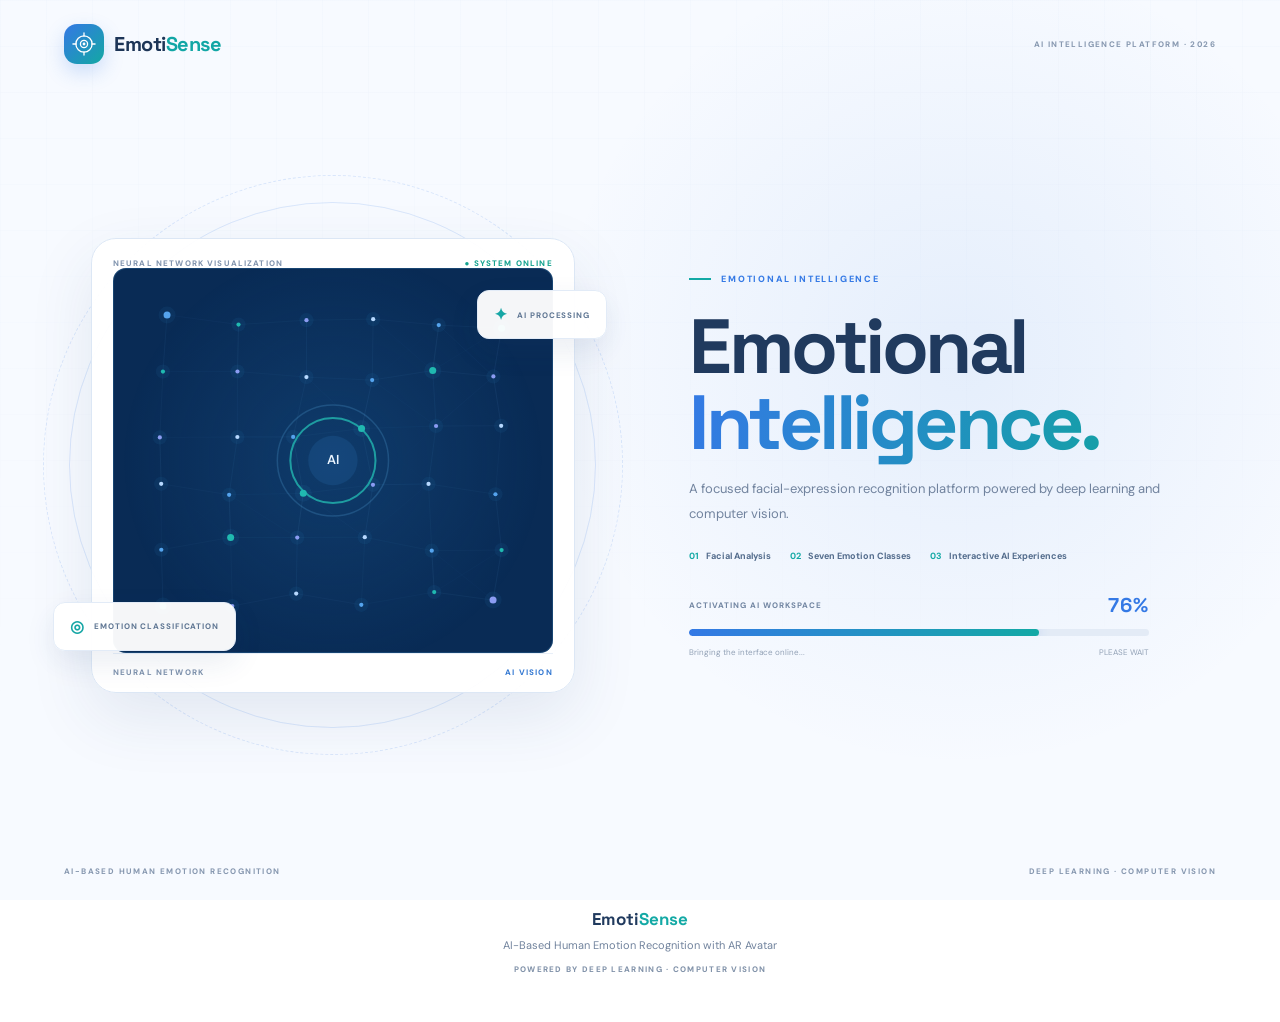
<file: frontend/index.html>
<!DOCTYPE html>
<html lang="en">
<head>
  <meta charset="UTF-8">
  <meta name="viewport" content="width=device-width, initial-scale=1.0">
  <meta name="theme-color" content="#f5f8ff">
  <meta name="description" content="EmotiSense — Emotional Intelligence powered by deep learning and computer vision">
  <title>EmotiSense | Emotional Intelligence</title>
  <link rel="preconnect" href="https://fonts.googleapis.com">
  <link rel="preconnect" href="https://fonts.gstatic.com" crossorigin>
  <link href="https://fonts.googleapis.com/css2?family=DM+Sans:wght@400;500;600;700&family=Space+Grotesk:wght@400;500;600;700&display=swap" rel="stylesheet">
  <link rel="stylesheet" href="css/style.css">
  <script src="js/app.js" defer></script>
</head>
<body>
<section class="launch-screen" id="emotion3DIntro" aria-label="EmotiSense startup animation">
  <div class="launch-top">
    <a class="brand" href="#"><span class="brand-mark" aria-hidden="true">
        <svg viewBox="0 0 40 40" role="img" aria-label="">
          <circle cx="20" cy="20" r="12.5" fill="none" stroke="currentColor" stroke-width="2"/>
          <circle cx="20" cy="20" r="5.5" fill="none" stroke="currentColor" stroke-width="2"/>
          <path d="M20 3v5M20 32v5M3 20h5M32 20h5" stroke="currentColor" stroke-width="2" stroke-linecap="round"/>
          <circle cx="20" cy="20" r="2.2" fill="#fff"/>
        </svg>
      </span><span class="brand-name">Emoti<span>Sense</span></span></a>
    <span class="launch-edition">AI INTELLIGENCE PLATFORM · 2026</span>
  </div>
  <div class="launch-content">
    <div class="launch-visual">
      <div class="signal-orbit signal-orbit-a"></div>
      <div class="signal-orbit signal-orbit-b"></div>
      <div class="signal-card">
        <div class="signal-card-head"><span>NEURAL NETWORK VISUALIZATION</span><span class="live-dot">● SYSTEM ONLINE</span></div>
        <canvas id="networkCanvas" aria-label="Abstract animated neural network visualization"></canvas>
        <div class="signal-card-foot"><span>NEURAL NETWORK</span><span>AI VISION</span></div>
      </div>
      <div class="signal-chip signal-chip-one"><span>✦</span> AI PROCESSING</div>
      <div class="signal-chip signal-chip-two"><span>◎</span> EMOTION CLASSIFICATION</div>
    </div>
    <div class="launch-copy">
      <div class="launch-eyebrow"><span></span> EMOTIONAL INTELLIGENCE</div>
      <h1>Emotional<br><span>Intelligence.</span></h1>
      <p>A focused facial-expression recognition platform powered by deep learning and computer vision.</p>
      <div class="launch-features"><div><b>01</b> Facial Analysis</div><div><b>02</b> Seven Emotion Classes</div><div><b>03</b> Interactive AI Experiences</div></div>
      <div class="launch-loader">
        <div class="loader-heading"><span id="launchStatus">PREPARING EXPERIENCE</span><strong id="launchPercent">01%</strong></div>
        <div class="loader-track"><div id="launchProgress"></div></div>
        <div class="loader-footer"><span id="launchMessage">Building the visual experience...</span><span>PLEASE WAIT</span></div>
      </div>
    </div>
  </div>
  <div class="launch-bottom"><span>AI-BASED HUMAN EMOTION RECOGNITION</span><span>DEEP LEARNING · COMPUTER VISION</span></div>
</section>

<div class="app-shell">
<header class="topbar">
  <a class="brand" href="#" aria-label="EmotiSense home"><span class="brand-mark" aria-hidden="true">
        <svg viewBox="0 0 40 40" role="img" aria-label="">
          <circle cx="20" cy="20" r="12.5" fill="none" stroke="currentColor" stroke-width="2"/>
          <circle cx="20" cy="20" r="5.5" fill="none" stroke="currentColor" stroke-width="2"/>
          <path d="M20 3v5M20 32v5M3 20h5M32 20h5" stroke="currentColor" stroke-width="2" stroke-linecap="round"/>
          <circle cx="20" cy="20" r="2.2" fill="#fff"/>
        </svg>
      </span><span class="brand-name">Emoti<span>Sense</span></span><span class="brand-divider"></span><span class="brand-product">INTELLIGENCE PLATFORM</span></a>
  <nav class="main-navigation" aria-label="Main navigation">
    <button class="nav-link active" data-page="overview">Overview</button>
    <button class="nav-link" data-page="live-analysis">Live Analysis</button>
    <button class="nav-link" data-page="goals">Goals</button>
    <button class="nav-link" data-page="technology">Technology</button>
    <button class="nav-link" data-page="team">Team</button>
    <button class="nav-link" data-page="contact">Contact</button>
  </nav>
  <div class="topbar-right"><span class="system-indicator"><i class="status-dot"></i><span id="systemStatus">System ready</span></span><span class="version-tag">CUSTOM CNN · V1.0</span></div>
</header>

<main class="main-content">
  <section class="page-view active" id="page-overview" data-view="overview">
            <!-- HERO SECTION -->
            <section class="hero" id="overview">

                <div class="eyebrow">
                    <span></span>
                    COMPUTER VISION · DEEP LEARNING
                </div>

                <div class="hero-content">

                    <div>

                        <h1>
                            Human Emotion<br>
                            <span>Recognition System</span>
                        </h1>

                        <p>
                            An intelligent facial expression analysis platform
                            powered by a custom convolutional neural network
                            and real-time computer vision.
                        </p>

                    </div>

                    <div class="hero-side">

                        <div class="hero-orbit">
                            <span>AI</span>
                            <i></i>
                            <b></b>
                        </div>

                        <div class="hero-side-label">
                            REAL-TIME<br>
                            FACIAL ANALYTICS
                        </div>

                    </div>

                </div>

            </section>
<div class="overview-intro-band">
      <div class="overview-band-icon" aria-hidden="true">
        <svg viewBox="0 0 48 48" width="38" height="38" aria-hidden="true">
          <circle cx="24" cy="24" r="15" fill="none" stroke="currentColor" stroke-width="1.8"/>
          <circle cx="24" cy="24" r="7" fill="none" stroke="currentColor" stroke-width="1.8"/>
          <path d="M24 3v7M24 38v7M3 24h7M38 24h7M9 9l5 5M34 34l5 5M39 9l-5 5M14 34l-5 5" stroke="currentColor" stroke-width="1.8" stroke-linecap="round"/>
        </svg>
      </div>
      <div class="overview-band-copy">
        <span class="section-kicker">PROJECT OVERVIEW</span>
        <h2>Understand facial expressions with AI</h2>
        <p>EmotiSense analyses a facial image or live camera frame and estimates one of seven expression classes using a trained Custom CNN.</p>
      </div>
      <div class="overview-band-stat"><strong>07</strong><span>Expression classes</span></div>
      <div class="overview-band-stat"><strong>CNN</strong><span>Recognition model</span></div>
    </div>
    <div class="overview-grid overview-grid-compact">
      <article class="info-card overview-feature">
        <span class="section-kicker">01 / WORKFLOW</span>
        <h2>From image to insight</h2>
        <ol class="overview-steps">
          <li><b>01</b><span><strong>Capture</strong> — upload an image or use the webcam.</span></li>
          <li><b>02</b><span><strong>Analyse</strong> — detect and prepare the face.</span></li>
          <li><b>03</b><span><strong>Predict</strong> — the CNN estimates seven expression classes.</span></li>
          <li><b>04</b><span><strong>Review</strong> — view confidence and class probabilities.</span></li>
        </ol>
      </article>
      <article class="info-card overview-feature">
        <span class="section-kicker">02 / TECHNOLOGY</span>
        <h2>Built with computer vision and deep learning</h2>
        <p>Python, TensorFlow/Keras, FastAPI and OpenCV power the recognition workflow. MediaPipe provides the optional live facial-landmark overlay. Unity and Blender support the wider AR-avatar direction.</p>
        <div class="highlight-pills"><span>Custom CNN</span><span>FER2013</span><span>FastAPI</span><span>OpenCV</span><span>MediaPipe</span><span>Unity · Blender</span></div>
      </article>
    </div>
    <p class="overview-note overview-disclaimer">Predictions describe visual expression patterns only. They are not a measure of a person's actual feelings or mental state.</p>
  </section>

  <section class="page-view" id="page-live-analysis" data-view="live-analysis">
    <div class="page-heading"><span class="section-kicker">01 / INTERACTIVE WORKSPACE</span><h1>Live <span>Analysis</span></h1><p>Upload a facial image or activate your webcam to run an emotion prediction with the connected model.</p></div>
<!-- SESSION METRICS -->
            <section class="metric-grid" aria-label="Session metrics">

                <article class="metric-card">

                    <div class="metric-top">
                        <span>SESSION STATUS</span>
                        <span class="metric-icon">◉</span>
                    </div>

                    <div class="metric-value" id="sessionState">
                        Standby
                    </div>

                    <div class="metric-foot">
                        <span class="tiny-dot"></span>
                        <span id="sessionHint">Waiting for input</span>
                    </div>

                </article>


                <article class="metric-card">

                    <div class="metric-top">
                        <span>FRAMES ANALYSED</span>
                        <span class="metric-icon">▦</span>
                    </div>

                    <div class="metric-value" id="framesAnalyzed">
                        0
                    </div>

                    <div class="metric-foot">
                        Current camera session
                    </div>

                </article>


                <article class="metric-card">

                    <div class="metric-top">
                        <span>SESSION DURATION</span>
                        <span class="metric-icon">◷</span>
                    </div>

                    <div class="metric-value" id="sessionDuration">
                        00:00
                    </div>

                    <div class="metric-foot">
                        Live analysis time
                    </div>

                </article>


                <article class="metric-card">

                    <div class="metric-top">
                        <span>FACE TRACKING</span>
                        <span class="metric-icon">◎</span>
                    </div>

                    <div class="metric-value small-value" id="trackingState">
                        Inactive
                    </div>

                    <div class="metric-foot" id="trackingHint">
                        Scanner on standby
                    </div>

                </article>

            </section>
            <!-- MAIN WORKSPACE -->
            <section class="workspace" id="workspace">

                <!-- INPUT PANEL -->
                <article class="panel analysis-panel">

                    <div class="panel-heading">

                        <div class="heading-copy">

                            <div class="section-kicker">
                                01 / INPUT SOURCE
                            </div>

                            <h2>Live Analysis Workspace</h2>

                            <p>
                                Provide a facial image or activate the live camera.
                            </p>

                        </div>

                        <span class="heading-symbol">⌘</span>

                    </div>


                    <!-- INPUT TABS -->
                    <div class="tabs" role="tablist">

                        <button class="tab active"
                                id="uploadTab"
                                role="tab"
                                aria-selected="true">

                            <span>▧</span>
                            Image Analysis

                        </button>

                        <button class="tab"
                                id="cameraTab"
                                role="tab"
                                aria-selected="false">

                            <span>◉</span>
                            Live Webcam

                        </button>

                    </div>


                    <!-- IMAGE UPLOAD SECTION -->
                    <div id="uploadSection" class="detection-section">

                        <label for="imageInput"
                               class="upload-area"
                               id="uploadArea">

                            <span class="upload-graphic">↑</span>

                            <strong>
                                Upload a facial image
                            </strong>

                            <span class="upload-description">
                                Drag and drop an image here, or browse your device.
                            </span>

                            <span class="upload-button">
                                Choose image
                            </span>

                            <small>
                                JPG · JPEG · PNG · WEBP · MAX 10 MB
                            </small>

                        </label>


                        <input type="file"
                               id="imageInput"
                               accept="image/jpeg,image/png,image/webp"
                               hidden>


                        <div id="previewContainer"
                             class="preview-container hidden">

                            <div class="preview-topline">

                                <span>SELECTED IMAGE</span>

                                <button id="removeImage"
                                        class="text-button">
                                    Remove image ×
                                </button>

                            </div>

                            <img id="imagePreview"
                                 alt="Selected face photograph">

                        </div>


                        <button id="predictButton"
                                class="primary-button"
                                disabled>

                            <span>Analyze emotion</span>
                            <span>→</span>

                        </button>

                    </div>


                    <!-- LIVE CAMERA SECTION -->
                    <div id="cameraSection"
                         class="detection-section hidden">

                        <div class="camera-toolbar">

                            <span class="camera-live-label">
                                <i class="status-dot"></i>
                                LIVE CAMERA FEED
                            </span>

                            <span class="camera-resolution">
                                640 × 480 · FRONT CAMERA
                            </span>

                        </div>


                        <div class="camera-frame">

                            <video id="webcam"
                                   autoplay
                                   playsinline
                                   muted>
                            </video>
<div class="camera-placeholder"
                                 id="cameraPlaceholder">

                                <div class="placeholder-icon">◎</div>

                                <strong>Camera preview</strong>

                                <span>
                                    Start your camera to begin facial analysis
                                </span>

                            </div>


                            <div class="camera-corner corner-tl"></div>
                            <div class="camera-corner corner-tr"></div>
                            <div class="camera-corner corner-bl"></div>
                            <div class="camera-corner corner-br"></div>


                            <div class="camera-overlay-label">
                                <i></i>
                                LIVE CAMERA
                            </div>


                            <div class="camera-bottom-label"
                                 id="overlayStatus">
                                WAITING FOR CAMERA
                            </div>

                        </div>


                        <!-- CAMERA CONTROLS -->
                        <div class="camera-controls">

                            <button id="startCamera"
                                    class="primary-button">

                                <span>Start camera</span>
                                <span>→</span>

                            </button>

                            <button id="stopCamera"
                                    class="secondary-button"
                                    disabled>

                                Stop camera

                            </button>

                        </div>


                        <div class="camera-status-line">

                            <span class="status-pulse"></span>

                            <span id="cameraStatus">
                                Camera is currently stopped.
                            </span>

                        </div>


                        <canvas id="captureCanvas" hidden></canvas>

                    </div>


                    <!-- ERROR AND LOADING MESSAGES -->
                    <div id="errorMessage"
                         class="error-message hidden"
                         role="alert">
                    </div>


                    <div id="loadingMessage"
                         class="loading-message hidden">

                        <span class="spinner"></span>
                        Analysing facial expression...

                    </div>


                    <div class="workspace-note">

                        <span class="note-icon">ⓘ</span>

                        <p>
                            Position your face in good lighting and look
                            towards the camera for more consistent results.
                        </p>

                    </div>

                </article>


                <!-- RESULTS PANEL -->
                <article class="panel results-panel">

                    <div class="panel-heading">

                        <div class="heading-copy">

                            <div class="section-kicker">
                                02 / MODEL OUTPUT
                            </div>

                            <h2>Emotion Intelligence</h2>

                            <p>
                                Classification results from the trained CNN model.
                            </p>

                        </div>

                        <span class="heading-symbol accent-symbol">✧</span>

                    </div>


                    <!-- EMPTY RESULT STATE -->
                    <div id="emptyResult" class="empty-result">

                        <div class="empty-visual">

                            <span>AI</span>
                            <i></i>
                            <b></b>

                        </div>

                        <h3>Awaiting model input</h3>

                        <p>
                            Start a live camera session or upload an image
                            to generate an emotion analysis.
                        </p>

                        <div class="empty-tags">

                            <span>7 EMOTION CLASSES</span>
                            <span>CUSTOM CNN</span>

                        </div>

                    </div>


                    <!-- PREDICTION RESULTS -->
                    <div id="predictionResult" class="hidden">

                        <div class="prediction-card">

                            <div class="prediction-card-top">

                                <span>DETECTED EXPRESSION</span>

                                <span class="live-result-tag">
                                    MODEL OUTPUT
                                </span>

                            </div>


                            <div class="emotion-display">

                                <span id="emotionEmoji"
                                      class="emotion-emoji">
                                    😐
                                </span>

                                <div class="emotion-copy">

                                    <h2 id="emotionName">
                                        Neutral
                                    </h2>

                                    <p id="confidenceText">
                                        0% confidence
                                    </p>

                                </div>

                            </div>


                            <div class="confidence-meta">

                                <span>CONFIDENCE SCORE</span>

                                <strong id="confidenceValue">
                                    0%
                                </strong>

                            </div>


                            <div class="confidence-track">

                                <div id="confidenceBar"
                                     class="confidence-fill">
                                </div>

                            </div>

                        </div>


                        <!-- PROBABILITY DISTRIBUTION -->
                        <div class="probability-section">

                            <div class="subsection-heading">

                                <div>

                                    <span class="section-kicker">
                                        CLASS DISTRIBUTION
                                    </span>

                                    <h3>Emotion probabilities</h3>

                                </div>

                                <span class="distribution-badge">
                                    7 CLASSES
                                </span>

                            </div>

                            <div id="probabilityBars"></div>

                        </div>


                        <!-- FACE INFORMATION -->
                        <div class="face-info">

                            <div class="subsection-heading">

                                <div>

                                    <span class="section-kicker">
                                        COMPUTER VISION
                                    </span>

                                    <h3>Face detection details</h3>

                                </div>

                                <span class="face-detected-tag"
                                      id="faceDetectedTag">
                                    ● DETECTED
                                </span>

                            </div>

                            <p id="faceCoordinates">
                                No face information available.
                            </p>

                        </div>

                    </div>

                </article>

            </section>



    <div class="disclaimer"><span>ⓘ</span><p>Emotion predictions are model-based estimates from facial expressions. They should not be treated as definitive measurements of a person's internal emotional state.</p></div>
  </section>

  <section class="page-view" id="page-goals" data-view="goals">
    <div class="page-heading"><span class="section-kicker">02 / PROJECT DIRECTION</span><h1>Goals &amp; <span>Vision</span></h1><p>The purpose, intended outcomes and future direction of the AI-Based Human Emotion Recognition with AR Avatar project.</p></div>
    <div class="cards-grid">
      <article class="info-card"><div class="card-icon">◎</div><span class="section-kicker">01 / CORE OBJECTIVE</span><h2>Recognize facial expressions</h2><p>Build a deep-learning system that classifies facial images into seven expression categories: angry, disgust, fear, happy, neutral, sad and surprise.</p></article>
      <article class="info-card"><div class="card-icon">⌁</div><span class="section-kicker">02 / REAL-TIME EXPERIENCE</span><h2>Interactive analysis</h2><p>Provide image upload and webcam-based analysis with visual feedback, confidence scores and class probability distribution.</p></article>
      <article class="info-card"><div class="card-icon">✧</div><span class="section-kicker">03 / AR AVATAR</span><h2>Connect AI with AR</h2><p>Explore how predicted facial expressions can be represented through an animated avatar and augmented-reality experience.</p></article>
      <article class="info-card"><div class="card-icon">◇</div><span class="section-kicker">04 / LEARNING OUTCOME</span><h2>Integrate technologies</h2><p>Bring together machine learning, computer vision, backend development and 3D/AR tools in a single academic project.</p></article>
    </div>
    <article class="wide-card"><span class="section-kicker">PROJECT VISION</span><h2>From recognition to an interactive experience</h2><p>Develop a connected platform where facial-expression classification can become an input for engaging visual and avatar-based experiences. The project treats model outputs as estimates, not as definitive statements about a person's feelings.</p></article>
  </section>

  <section class="page-view" id="page-technology" data-view="technology">
    <div class="page-heading"><span class="section-kicker">03 / ENGINEERING &amp; IMPLEMENTATION</span><h1>Technology <span>Stack</span></h1><p>Tools and components used in the current emotion-recognition workflow and the planned avatar experience.</p></div>
            <!-- LOWER DASHBOARD SECTIONS -->
            <section class="lower-grid" id="technology">

                <!-- ANALYSIS PIPELINE -->
                <article class="panel process-panel">

                    <div class="lower-heading">

                        <div>

                            <div class="section-kicker">
                                03 / SYSTEM WORKFLOW
                            </div>

                            <h2>Analysis Pipeline</h2>

                        </div>

                        <span class="heading-symbol">⌁</span>

                    </div>


                    <div class="pipeline">

                        <div class="pipeline-step">

                            <div class="pipeline-icon">◎</div>

                            <div>

                                <strong>Face Detection</strong>

                                <p>
                                    OpenCV identifies and extracts the facial region.
                                </p>

                            </div>

                            <span class="step-index">01</span>

                        </div>


                        <div class="pipeline-connector"></div>


                        <div class="pipeline-step">

                            <div class="pipeline-icon">▦</div>

                            <div>

                                <strong>Image Preprocessing</strong>

                                <p>
                                    Face image is resized and normalized for inference.
                                </p>

                            </div>

                            <span class="step-index">02</span>

                        </div>


                        <div class="pipeline-connector"></div>


                        <div class="pipeline-step">

                            <div class="pipeline-icon">⌘</div>

                            <div>

                                <strong>CNN Classification</strong>

                                <p>
                                    Custom CNN estimates seven emotion probabilities.
                                </p>

                            </div>

                            <span class="step-index">03</span>

                        </div>


                        <div class="pipeline-connector"></div>


                        <div class="pipeline-step">

                            <div class="pipeline-icon">✧</div>

                            <div>

                                <strong>Result Visualization</strong>

                                <p>
                                    Prediction and probability distribution are displayed.
                                </p>

                            </div>

                            <span class="step-index">04</span>

                        </div>

                    </div>

                </article>


                <!-- MODEL INFORMATION -->
                <article class="panel model-panel">

                    <div class="lower-heading">

                        <div>

                            <div class="section-kicker">
                                04 / MODEL INFORMATION
                            </div>

                            <h2>System Configuration</h2>

                        </div>

                        <span class="heading-symbol">⚙</span>

                    </div>


                    <div class="config-list">

                        <div>
                            <span>Classification model</span>
                            <strong>Custom CNN</strong>
                        </div>

                        <div>
                            <span>Emotion categories</span>
                            <strong>7 classes</strong>
                        </div>

                        <div>
                            <span>Input image size</span>
                            <strong>48 × 48 px</strong>
                        </div>

                        <div>
                            <span>Face detection</span>
                            <strong>OpenCV</strong>
                        </div>

                        <div>
                            <span>Backend framework</span>
                            <strong>FastAPI</strong>
                        </div>

                        <div>
                            <span>Deep learning</span>
                            <strong>TensorFlow / Keras</strong>
                        </div>

                    </div>


                    <div class="model-footnote">

                        <span class="tiny-dot"></span>

                        Model inference is performed by the connected backend service.

                    </div>

                </article>

            </section>




    <div class="cards-grid tech-extra">
      <article class="info-card"><div class="card-icon">⌘</div><span class="section-kicker">DEEP LEARNING</span><h2>Custom CNN</h2><p>The trained convolutional neural network produces the seven-class emotion probability distribution used by the application.</p></article>
      <article class="info-card"><div class="card-icon">◉</div><span class="section-kicker">COMPUTER VISION</span><h2>OpenCV &amp; MediaPipe</h2><p>OpenCV supports face-region processing. The webcam preview stays unobstructed; face-presence tracking can run independently of the displayed camera image.</p></article>
      <article class="info-card"><div class="card-icon">▣</div><span class="section-kicker">BACKEND</span><h2>FastAPI</h2><p>The frontend sends image input to the backend prediction endpoint and displays the returned classification results.</p></article>
      <article class="info-card"><div class="card-icon">✧</div><span class="section-kicker">3D &amp; AR EXTENSION</span><h2>Unity &amp; Blender</h2><p>Unity is intended for interactive 3D/AR experiences, while Blender can be used to create and prepare avatar models and 3D assets.</p></article>
    </div>
  </section>

  <section class="page-view" id="page-team" data-view="team">
    <div class="page-heading"><span class="section-kicker">04 / PEOPLE BEHIND THE PROJECT</span><h1>Meet the <span>Team</span></h1><p>A collaborative student project focused on AI, deep learning, computer vision and augmented reality.</p></div>
    <div class="team-grid">
      <article class="team-member team-lead"><div class="member-avatar">KG</div><div><span class="member-role">PROJECT LEADER</span><h2>Khadergouse Savanur</h2><p>Project coordination, development and integration.</p></div><span class="lead-chip">TEAM LEAD</span></article>
      <article class="team-member"><div class="member-avatar">MM</div><div><span class="member-role">TEAM MEMBER</span><h2>Maqsood MD</h2><p>Project team member.</p></div></article>
      <article class="team-member"><div class="member-avatar">JK</div><div><span class="member-role">TEAM MEMBER</span><h2>Mohammad Junaid Kotwal</h2><p>Project team member.</p></div></article>
      <article class="team-member"><div class="member-avatar">RG</div><div><span class="member-role">TEAM MEMBER</span><h2>Rayyan G T</h2><p>Project team member.</p></div></article>
      <article class="team-member"><div class="member-avatar">AP</div><div><span class="member-role">TEAM MEMBER</span><h2>Afsankhan Pathan</h2><p>Project team member.</p></div></article>
    </div>
  </section>

  <section class="page-view" id="page-contact" data-view="contact">
    <div class="page-heading"><span class="section-kicker">05 / GET IN TOUCH</span><h1>Contact <span>Us</span></h1><p>For project demonstrations, academic discussions or enquiries, use the contact details below.</p></div>
    <div class="contact-layout">
      <article class="contact-card"><span class="section-kicker">PROJECT ENQUIRIES</span><h2>Let's connect</h2><p>Reach out to the project developer for information about the AI-Based Human Emotion Recognition with AR Avatar project.</p>
        <div class="contact-detail"><span class="contact-icon">♙</span><div><small>NAME</small><strong>Khadergouse Savanur</strong><em>Project Developer</em></div></div>
        <a class="contact-detail contact-action" href="tel:7353625114"><span class="contact-icon">☎</span><div><small>PHONE</small><strong>7353625114</strong><em>Tap to call</em></div></a>
        <a class="contact-detail contact-action" href="mailto:khadergous12@gmail.com"><span class="contact-icon">✉</span><div><small>EMAIL ADDRESS</small><strong>khadergous12@gmail.com</strong><em>Tap to send an email</em></div></a>
      </article>
      <aside class="contact-side contact-note-card">
        <div class="contact-note-icon" aria-hidden="true"><span>✉</span></div>
        <span class="section-kicker">PROJECT ENQUIRIES</span>
        <h2>Have a question?</h2>
        <p>For a project demonstration, technical discussion or academic enquiry, contact the developer using the details on this page.</p>
        <div class="contact-note-points"><span>✓ Project information</span><span>✓ Demonstration enquiries</span><span>✓ Academic discussion</span></div>
      </aside>
    </div>
  </section>

</main>
<footer class="footer">
  <div class="footer-inner">
    <div class="footer-brand">Emoti<span>Sense</span></div>
    <p>AI-Based Human Emotion Recognition with AR Avatar</p>
    <small>POWERED BY DEEP LEARNING · COMPUTER VISION</small>
  </div>
</footer>
</div>
</body>
</html>
</file>
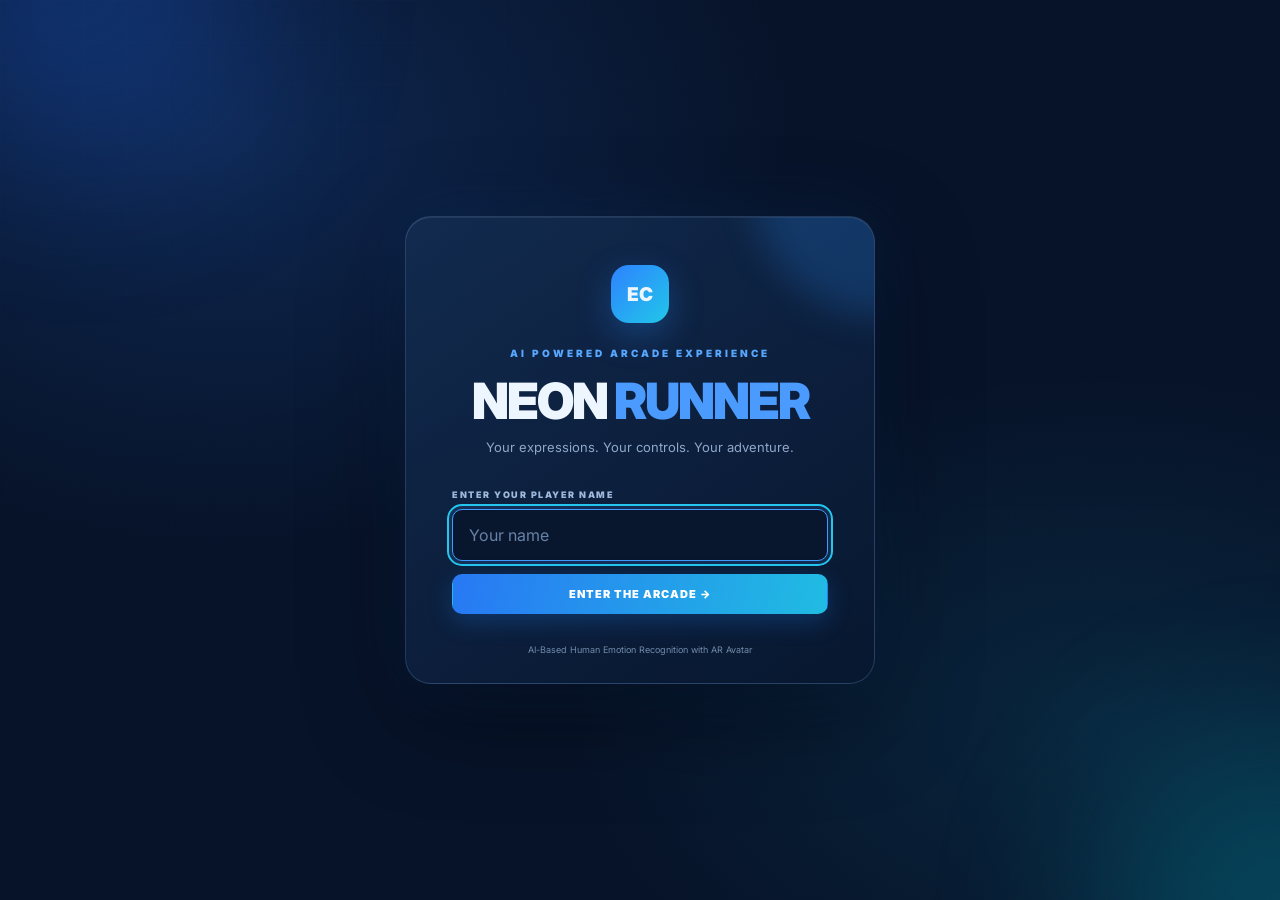
<file: frontend/games/emotion-controller/index.html>
<!DOCTYPE html>
<html lang="en">
<head>
  <meta charset="UTF-8">
  <meta name="viewport" content="width=device-width, initial-scale=1.0">
  <meta name="theme-color" content="#08152d">
  <title>Neon Runner | Emotion Controller</title>
  <link rel="stylesheet" href="style.css">
</head>
<body>
  <div class="ambient ambient-one"></div><div class="ambient ambient-two"></div>

  <!-- WELCOME -->
  <main id="welcomeScreen" class="screen welcome-screen">
    <div class="welcome-card">
      <div class="brand-mark">EC</div>
      <p class="eyebrow">AI POWERED ARCADE EXPERIENCE</p>
      <h1>NEON <span>RUNNER</span></h1>
      <p class="welcome-copy">Your expressions. Your controls. Your adventure.</p>
      <label class="field-label" for="playerName">ENTER YOUR PLAYER NAME</label>
      <input id="playerName" class="name-input" maxlength="18" autocomplete="nickname" placeholder="Your name">
      <button id="enterGameBtn" class="btn btn-primary btn-wide">ENTER THE ARCADE <span>→</span></button>
      <div class="welcome-foot">AI-Based Human Emotion Recognition with AR Avatar</div>
    </div>
  </main>

  <!-- MAIN MENU -->
  <main id="mainMenuScreen" class="screen menu-screen hidden">
    <header class="menu-top">
      <div class="brand">EMOTION<span> CONTROLLER</span></div>
      <div class="player-chip">PLAYER <strong id="menuPlayerName">PLAYER</strong></div>
    </header>
    <section class="menu-content">
      <div class="menu-copy">
        <p class="eyebrow">WELCOME TO THE ARENA</p>
        <h1>Ready to<br><span>run, player?</span></h1>
        <p>Control your runner using real-time facial emotion recognition. Stay expressive, react quickly and beat your best score.</p>
        <div class="menu-highlights">
          <span>✦ 7 facial expressions</span><span>✦ 3 difficulty modes</span><span>✦ Camera-powered controls</span>
        </div>
      </div>
      <nav class="menu-actions" aria-label="Main menu">
        <button id="menuStartBtn" class="menu-action featured"><span class="menu-action-icon">▶</span><span><strong>Start Game</strong><small>Choose a level and begin</small></span><b>→</b></button>
        <button id="menuResumeBtn" class="menu-action" disabled><span class="menu-action-icon">Ⅱ</span><span><strong>Resume</strong><small>Continue your paused run</small></span><b>→</b></button>
        <button id="menuLevelsBtn" class="menu-action"><span class="menu-action-icon">▦</span><span><strong>Levels</strong><small>Choose your starting challenge</small></span><b>→</b></button>
        <button id="menuSettingsBtn" class="menu-action"><span class="menu-action-icon">⚙</span><span><strong>Settings</strong><small>Difficulty and game preferences</small></span><b>→</b></button>
        <a class="menu-action exit-action" href="../../index.html"><span class="menu-action-icon">↗</span><span><strong>Exit</strong><small>Back to Emotion AI dashboard</small></span><b>→</b></a>
      </nav>
    </section>
    <footer class="menu-footer">NEON RUNNER <span>•</span> EMOTION CONTROLLED ARCADE</footer>
  </main>

  <!-- LEVEL SELECT -->
  <main id="levelsScreen" class="screen sub-screen hidden">
    <header class="sub-top"><button class="text-button" data-back-menu>← Main menu</button><div class="brand">SELECT <span>LEVEL</span></div><span class="top-tag">CHOOSE YOUR CHALLENGE</span></header>
    <section class="sub-content">
      <p class="eyebrow">YOUR ADVENTURE STARTS HERE</p>
      <h1>Choose your <span>starting level</span></h1>
      <p class="sub-copy">Higher levels begin with faster obstacles. You can continue progressing as you score points.</p>
      <div class="level-grid">
        <button class="level-card selected" data-level="1"><span class="level-number">01</span><strong>First Steps</strong><small>Warm up and learn the controls</small><em>START HERE</em></button>
        <button class="level-card" data-level="2"><span class="level-number">02</span><strong>Getting Faster</strong><small>A little more speed and pressure</small><em>LEVEL 02</em></button>
        <button class="level-card" data-level="3"><span class="level-number">03</span><strong>Quick Reflexes</strong><small>Sharper timing required</small><em>LEVEL 03</em></button>
        <button class="level-card" data-level="4"><span class="level-number">04</span><strong>Pro Runner</strong><small>Fast obstacles, stay focused</small><em>LEVEL 04</em></button>
        <button class="level-card" data-level="5"><span class="level-number">05</span><strong>Neon Master</strong><small>The ultimate starting challenge</small><em>LEVEL 05</em></button>
      </div>
      <div class="sub-actions"><button id="confirmLevelBtn" class="btn btn-primary">CONTINUE TO GAME →</button></div>
    </section>
  </main>

  <!-- GAME SETTINGS MODAL -->
  <div id="settingsModal" class="modal hidden" role="dialog" aria-modal="true" aria-labelledby="settingsTitle">
    <div class="modal-card">
      <button id="closeSettingsBtn" class="modal-close" aria-label="Close settings">×</button>
      <p class="eyebrow">PERSONALIZE YOUR RUN</p>
      <h2 id="settingsTitle">Game settings</h2>
      <p class="sub-copy">Choose how challenging your run should be.</p>
      <div class="setting-row"><div><strong>Difficulty</strong><small>Obstacle speed and spawn rate</small></div>
        <div class="difficulty-options">
          <button class="difficulty-btn active" data-speed="slow" type="button"><span>🐢</span><strong>Slow</strong><small>Easy</small></button>
          <button class="difficulty-btn" data-speed="medium" type="button"><span>⚡</span><strong>Medium</strong><small>Balanced</small></button>
          <button class="difficulty-btn" data-speed="fast" type="button"><span>🔥</span><strong>Fast</strong><small>Hard</small></button>
        </div>
      </div>
      <button id="settingsDoneBtn" class="btn btn-primary btn-wide">SAVE SETTINGS</button>
    </div>
  </div>

  <!-- GAMEPLAY: FITS THE VIEWPORT -->
  <main id="gameScreen" class="screen game-screen hidden">
    <header class="game-topbar">
      <button id="gameMenuBtn" class="text-button">← Main menu</button>
      <div class="brand">NEON <span>RUNNER</span></div>
      <div class="game-top-right"><span class="player-chip" id="gamePlayerName">PLAYER</span><button id="fullscreenBtn" class="icon-button" title="Toggle fullscreen">⛶</button></div>
    </header>

    <section class="game-hud">
      <div><small>LEVEL</small><strong id="level">01</strong></div>
      <div><small>SCORE</small><strong id="score">0000</strong></div>
      <div><small>LIVES</small><strong id="lives">♥ ♥ ♥</strong></div>
      <div class="hud-message" id="gameMessage">Enable your camera to begin.</div>
      <button id="pauseBtn" class="btn btn-ghost" type="button" disabled>Ⅱ Pause</button>
      <button id="restartBtn" class="btn btn-ghost" type="button">↻ Restart</button>
    </section>

    <section class="play-layout">
      <!-- LEFT: EMOTION GUIDE -->
      <aside class="control-rail">
        <div class="rail-heading"><span class="rail-icon">✦</span><div><strong>EMOTION CONTROLS</strong><small>Make an expression to act</small></div></div>
        <div class="control-list">
          <div class="control-item"><span class="emotion-icon">😊</span><span><b>Happy</b><small>Move right</small></span><kbd>→</kbd></div>
          <div class="control-item"><span class="emotion-icon">😢</span><span><b>Sad</b><small>Move left</small></span><kbd>←</kbd></div>
          <div class="control-item"><span class="emotion-icon">😲</span><span><b>Surprise</b><small>Jump</small></span><kbd>↑</kbd></div>
          <div class="control-item"><span class="emotion-icon">😠</span><span><b>Angry</b><small>Activate shield</small></span><kbd>S</kbd></div>
          <div class="control-item"><span class="emotion-icon">😐</span><span><b>Neutral</b><small>Stay in place</small></span><kbd>•</kbd></div>
          <div class="control-item"><span class="emotion-icon">😨</span><span><b>Fear</b><small>Move left</small></span><kbd>←</kbd></div>
          <div class="control-item"><span class="emotion-icon">🤢</span><span><b>Disgust</b><small>Move right</small></span><kbd>→</kbd></div>
        </div>
        <div class="rail-tip"><strong>💡 Pro tip</strong><p>Hold your expression steadily. The AI checks multiple predictions before changing your control.</p></div>
      </aside>

      <!-- CENTER: GAME CANVAS -->
      <section class="game-stage">
        <div class="stage-label"><span>LIVE GAMEPLAY</span><span class="stage-live"><i></i> READY</span></div>
        <div class="game-canvas-wrap">
          <canvas id="gameCanvas" width="900" height="480"></canvas>
          <div class="game-overlay" id="gameOverlay">
            <div class="overlay-content">
              <div class="overlay-icon">⚡</div>
              <h2 id="overlayTitle">Ready to run?</h2>
              <p id="overlayMessage">Enable your camera, then start your emotion-controlled adventure.</p>
              <button id="startGameBtn" class="btn btn-primary" type="button">START RUN</button>
            </div>
          </div>
        </div>
        <div class="stage-bottom"><span>Use your facial expressions to control the runner</span><span>Keyboard fallback: ← → ↑ / SPACE · S</span></div>
      </section>

      <!-- RIGHT: CAMERA AND LIVE PREDICTION -->
      <aside class="scanner-rail">
        <div class="rail-heading"><span class="rail-icon">◉</span><div><strong>EMOTION SCANNER</strong><small>Live camera analysis</small></div><span class="scanner-indicator" id="scannerIndicator"></span></div>
        <div class="video-wrapper">
          <video id="cameraVideo" autoplay muted playsinline></video>
          <div class="camera-placeholder" id="cameraPlaceholder"><span>◉</span><strong>Camera is off</strong><small>Enable camera to activate AI controls</small></div>
        </div>
        <button id="cameraBtn" class="btn btn-primary btn-wide camera-btn" type="button">ENABLE CAMERA</button>
        <div class="connection-line" id="connectionStatus"><span class="status-dot"></span> Offline</div>
        <div class="detection-block"><small class="section-label">LATEST CNN DETECTION</small><div class="emotion-value" id="emotionValue">Waiting...</div><div class="confidence-track"><div id="confidenceBar"></div></div><small id="confidenceText">0% confidence</small></div>
        <div class="active-block"><small class="section-label">ACTIVE GAME CONTROL</small><div id="activeEmotion">😐 Neutral</div><small id="stabilityText">Waiting for stable predictions</small></div>
      </aside>
    </section>
  </main>

  <script src="game.js"></script>
  <script src="menu.js"></script>
</body>
</html>
</file>
<file: frontend/css/style.css>
/* EmotionAI — polished light interface */
:root{
 --bg:#f4f7fc;--surface:#fff;--surface-soft:#f7faff;--surface-blue:#edf4ff;
 --ink:#183153;--ink-2:#294665;--muted:#6f829d;--muted-2:#8c9bb0;
 --line:#e2eaf5;--blue:#3479e5;--teal:#13a9a5;--purple:#7562df;
 --green:#16a47e;--red:#d9566c;--shadow:0 12px 34px rgba(38,72,120,.07);
 --font:"DM Sans",Arial,sans-serif;--display:"Space Grotesk",Arial,sans-serif;
}
*{box-sizing:border-box;margin:0;padding:0}
html{scroll-behavior:smooth}
body{min-height:100vh;background:radial-gradient(ellipse at 0 0,rgba(108,133,238,.09),transparent 34%),radial-gradient(ellipse at 100% 35%,rgba(19,169,165,.07),transparent 30%),var(--bg);color:var(--ink);font-family:var(--font);overflow-x:hidden}
button,input{font:inherit}button{cursor:pointer}button:disabled{opacity:.48;cursor:not-allowed}
.hidden{display:none!important}
.app-shell{min-height:100vh}
.topbar{position:sticky;top:0;z-index:50;min-height:76px;padding:10px max(3.5%,calc((100% - 1440px)/2));display:grid;grid-template-columns:auto 1fr auto;align-items:center;gap:22px;background:rgba(255,255,255,.94);border-bottom:1px solid var(--line);box-shadow:0 5px 22px rgba(35,67,111,.045);backdrop-filter:blur(18px);transition:box-shadow .25s ease}
.topbar.scrolled{box-shadow:0 8px 26px rgba(35,67,111,.09)}
.brand{display:flex;align-items:center;gap:10px;text-decoration:none;color:var(--ink);white-space:nowrap}
.brand-mark{width:39px;height:39px;display:grid;place-items:center;border-radius:13px;color:#fff;font:700 20px var(--display);background:linear-gradient(135deg,var(--blue),var(--teal));box-shadow:0 7px 17px rgba(52,121,229,.2)}
.brand-name{font:700 20px var(--display);letter-spacing:-.7px}.brand-name span,.footer-brand span{color:var(--teal)}
.brand-divider{width:1px;height:25px;margin:0 4px;background:var(--line)}.brand-product{font-size:8px;font-weight:800;letter-spacing:1.5px;color:var(--muted-2)}
.main-navigation{display:flex;align-items:center;justify-content:center;gap:4px}
.nav-link{position:relative;border:0;border-radius:9px;padding:11px 13px;background:transparent;color:#687d98;font-size:10px;font-weight:700;white-space:nowrap;transition:color .2s,background .2s,transform .2s}
.nav-link:hover{color:#2868c8;background:#f0f5ff}.nav-link.active{color:#2868c8;background:#edf4ff}
.nav-link.active:after{content:"";position:absolute;left:25%;right:25%;bottom:3px;height:2px;border-radius:3px;background:linear-gradient(90deg,var(--blue),var(--teal))}
.topbar-right{display:flex;align-items:center;gap:12px;white-space:nowrap}
.system-indicator{display:flex;align-items:center;gap:8px;color:var(--muted);font-size:10px}
.status-dot,.tiny-dot{display:inline-block;width:7px;height:7px;border-radius:50%;background:var(--green);box-shadow:0 0 0 4px rgba(22,164,126,.1)}
.version-tag{padding:7px 9px;border:1px solid var(--line);border-radius:7px;color:var(--muted-2);font-size:8px;letter-spacing:.8px}
.main-content{width:min(1320px,92%);margin:0 auto;padding-bottom:32px}
.page-view{display:none;min-height:calc(100vh - 160px);padding:42px 0 30px;animation:pageIn .35s ease both}
.page-view.active{display:block}
@keyframes pageIn{from{opacity:0;transform:translateY(8px)}to{opacity:1;transform:translateY(0)}}
.hero{padding:5px 0 27px}
.eyebrow,.section-kicker{color:#3479d2;font-size:9px;font-weight:800;letter-spacing:1.7px}
.eyebrow{display:flex;align-items:center;gap:9px;margin-bottom:15px}.eyebrow span{width:18px;height:2px;background:var(--teal)}
.hero-content{display:flex;align-items:center;justify-content:space-between;gap:30px}
.hero h1,.page-heading h1{font:700 clamp(34px,4vw,52px)/1.08 var(--display);letter-spacing:-2px;color:#1b3456}
.hero h1 span,.page-heading h1 span{background:linear-gradient(95deg,var(--blue),var(--teal));color:transparent;background-clip:text;-webkit-background-clip:text}
.hero p,.page-heading p{max-width:680px;margin-top:13px;color:var(--muted);font-size:12px;line-height:1.8}
.hero-side{display:flex;align-items:center;gap:14px;margin-right:3%}
.hero-orbit{position:relative;width:66px;height:66px;display:grid;place-items:center;border:1px solid #d8e4fa;border-radius:50%;color:var(--teal);font:700 17px var(--display)}
.hero-orbit:before,.hero-orbit:after{content:"";position:absolute;inset:5px;border:1px solid rgba(117,98,223,.25);border-radius:50%;transform:rotate(55deg)}
.hero-orbit:after{transform:rotate(-55deg)}.hero-orbit i,.hero-orbit b{position:absolute;width:6px;height:6px;border-radius:50%;background:var(--teal)}.hero-orbit i{top:4px;right:7px}.hero-orbit b{bottom:5px;left:7px}
.hero-side-label{font-size:8px;line-height:1.8;letter-spacing:1.2px;color:var(--muted-2);font-weight:800}
.metric-grid{display:grid;grid-template-columns:repeat(4,minmax(0,1fr));gap:14px;margin:8px 0 22px}
.metric-card{position:relative;overflow:hidden;padding:17px 18px;border:1px solid var(--line);border-radius:16px;background:var(--surface);box-shadow:var(--shadow);transition:transform .22s,box-shadow .22s,border-color .22s}
.metric-card:before{content:"";position:absolute;left:17px;right:17px;top:0;height:3px;border-radius:0 0 4px 4px;background:linear-gradient(90deg,var(--blue),var(--teal));opacity:.7}
.metric-card:hover{transform:translateY(-3px);border-color:#c9daf1;box-shadow:0 17px 35px rgba(38,72,120,.11)}
.metric-top{display:flex;justify-content:space-between;color:var(--muted-2);font-size:8px;font-weight:800;letter-spacing:1.1px}
.metric-icon{color:#2e8bc1;font-size:14px}.metric-value{margin:13px 0 5px;color:#1d3a60;font:700 24px var(--display)}.metric-value.small-value{font-size:18px}
.metric-foot{display:flex;align-items:center;gap:7px;color:var(--muted-2);font-size:9px}.metric-foot .tiny-dot{width:6px;height:6px;box-shadow:none}
.overview-grid{display:grid;grid-template-columns:1fr 1fr;gap:16px;margin-top:18px}
.info-card,.wide-card{position:relative;padding:23px;border:1px solid var(--line);border-radius:17px;background:#fff;box-shadow:0 9px 27px rgba(38,72,120,.045);transition:transform .22s,box-shadow .22s,border-color .22s}
.info-card:hover,.wide-card:hover{transform:translateY(-3px);border-color:#cbdcf2;box-shadow:0 16px 34px rgba(38,72,120,.09)}
.info-card h2,.wide-card h2{margin:10px 0 8px;color:#203b5e;font:700 18px var(--display)}
.info-card p,.wide-card p{color:var(--muted);font-size:11px;line-height:1.8}
.highlight-pills,.contact-tags{display:flex;flex-wrap:wrap;gap:7px;margin-top:14px}
.highlight-pills span,.contact-tags span{padding:6px 9px;border:1px solid #e1eafa;border-radius:20px;color:#52749b;background:#f7faff;font-size:8px;font-weight:700}
.page-heading{margin-bottom:25px}.page-heading h1{margin-top:9px;font-size:clamp(32px,4vw,46px)}.page-heading p{max-width:760px}
.workspace{display:grid;grid-template-columns:minmax(0,1fr) minmax(0,.94fr);gap:18px;align-items:stretch}
.panel{min-width:0;padding:23px;border:1px solid var(--line);border-radius:18px;background:#fff;box-shadow:var(--shadow)}
.panel-heading{display:flex;justify-content:space-between;align-items:flex-start;gap:15px;margin-bottom:19px}
.heading-copy h2{margin:7px 0 6px;color:#203b5e;font:700 19px var(--display)}.heading-copy p{color:var(--muted);font-size:10px;line-height:1.65}
.heading-symbol{color:#3786d7;font-size:21px}.accent-symbol{color:var(--teal)}
.tabs{display:grid;grid-template-columns:1fr 1fr;gap:4px;margin-bottom:14px;padding:4px;border-radius:10px;background:#eff4fb}
.tab{min-height:37px;border:0;border-radius:7px;color:#71839c;background:transparent;font-size:10px;font-weight:700;transition:.2s}
.tab:hover{color:#2868c8;background:#fff}.tab.active{color:#2868c8;background:#fff;box-shadow:0 2px 8px rgba(35,70,120,.09)}.tab span{margin-right:5px;color:var(--teal)}
.detection-section{display:flex;flex-direction:column;gap:13px}
.upload-area{min-height:200px;display:flex;flex-direction:column;align-items:center;justify-content:center;gap:10px;padding:20px;border:1.5px dashed #bfd1e9;border-radius:14px;background:#f8fbff;text-align:center;cursor:pointer;transition:.22s}
.upload-area:hover,.upload-area.drag-over{border-color:#4389dc;background:#f0f6ff;box-shadow:0 8px 22px rgba(52,121,229,.08)}
.upload-graphic{width:43px;height:43px;display:grid;place-items:center;border-radius:13px;color:#3479e5;background:#e8f1ff;font-size:27px}
.upload-area strong{color:#294665;font-size:12px}.upload-description{color:#7c8da5;font-size:10px}.upload-button{padding:8px 15px;border-radius:8px;color:#fff;background:linear-gradient(100deg,var(--blue),var(--teal));font-size:9px;font-weight:700}.upload-area small{color:#98a5b8;font-size:8px;letter-spacing:.6px}
.preview-container{padding:12px;border:1px solid var(--line);border-radius:12px;background:#f8fbff}.preview-topline{display:flex;justify-content:space-between;align-items:center;margin-bottom:9px;color:var(--muted-2);font-size:8px;font-weight:800;letter-spacing:.8px}.preview-container img{display:block;max-width:100%;max-height:280px;margin:auto;border-radius:8px;object-fit:contain}
.text-button{border:0;color:var(--red);background:transparent;font-size:9px;font-weight:700}
.primary-button,.secondary-button{min-height:42px;display:flex;align-items:center;justify-content:center;gap:10px;padding:10px 15px;border:1px solid transparent;border-radius:10px;font-size:10px;font-weight:700;transition:transform .2s,box-shadow .2s,background .2s}
.primary-button{color:#fff;background:linear-gradient(105deg,#3479e5,#13a9a5);box-shadow:0 7px 17px rgba(52,121,229,.16)}.primary-button:hover:not(:disabled){transform:translateY(-2px);box-shadow:0 11px 23px rgba(52,121,229,.22)}
.secondary-button{color:#49627f;background:#eff4fa;border-color:#dfe8f3}.secondary-button:hover:not(:disabled){background:#e5eef9}
.camera-toolbar{display:flex;justify-content:space-between;gap:10px;align-items:center}.camera-live-label{color:#159d8d;font-size:9px;font-weight:800;letter-spacing:.8px}.camera-resolution{color:var(--muted-2);font-size:8px}
.camera-frame{position:relative;overflow:hidden;aspect-ratio:4/3;border:1px solid #dce7f4;border-radius:14px;background:#edf3fa}
.camera-frame video{display:block;width:100%;height:100%;object-fit:cover;transform:scaleX(-1)}
.face-overlay{position:absolute;inset:0;width:100%;height:100%;pointer-events:none;transform:none!important}
.camera-placeholder{position:absolute;inset:0;display:flex;flex-direction:column;align-items:center;justify-content:center;gap:9px;color:#7589a4;background:linear-gradient(145deg,#f8fbff,#edf3fa);text-align:center}
.placeholder-icon{font-size:35px;color:#338bd2}.camera-placeholder strong{color:#294665;font-size:12px}.camera-placeholder span{font-size:10px}
.camera-corner{position:absolute;width:22px;height:22px;border-color:#1aa9a2;border-style:solid;pointer-events:none}.corner-tl{top:10px;left:10px;border-width:2px 0 0 2px}.corner-tr{top:10px;right:10px;border-width:2px 2px 0 0}.corner-bl{bottom:10px;left:10px;border-width:0 0 2px 2px}.corner-br{bottom:10px;right:10px;border-width:0 2px 2px 0}
.camera-overlay-label,.camera-bottom-label{position:absolute;z-index:2;padding:7px 9px;border-radius:6px;color:#fff;background:rgba(24,49,83,.72);font-size:8px;font-weight:800;letter-spacing:.8px}.camera-overlay-label{top:12px;left:12px}.camera-overlay-label i{display:inline-block;width:6px;height:6px;margin-right:5px;border-radius:50%;background:#36dfb4}.camera-bottom-label{right:12px;bottom:12px}
.camera-controls{display:grid;grid-template-columns:1fr 1fr;gap:9px}.camera-status-line{display:flex;align-items:center;gap:8px;color:var(--muted);font-size:9px}.status-pulse{width:7px;height:7px;border-radius:50%;background:#b5c0ce}
.workspace-note{display:flex;gap:9px;padding:11px 12px;border:1px solid #e3f1f1;border-radius:9px;background:#f3fbfb}.note-icon{color:#169fa1}.workspace-note p{color:#71869b;font-size:9px;line-height:1.6}
.error-message,.loading-message{padding:11px 12px;border-radius:8px;font-size:10px;line-height:1.6}.error-message{color:#b33f54;background:#fff1f3;border:1px solid #f4d8df}.loading-message{display:flex;align-items:center;gap:9px;color:#258a9b;background:#effafa}
.spinner{width:14px;height:14px;border:2px solid #c9e6e5;border-top-color:var(--teal);border-radius:50%;animation:spin .7s linear infinite}@keyframes spin{to{transform:rotate(360deg)}}
.results-panel{min-height:560px}.empty-result{min-height:440px;display:flex;flex-direction:column;align-items:center;justify-content:center;text-align:center;padding:22px}
.empty-visual{position:relative;width:85px;height:85px;display:grid;place-items:center;margin-bottom:20px;border:1px solid #dce8fa;border-radius:50%;color:var(--teal);font:700 19px var(--display);background:#f8fbff}
.empty-visual:before,.empty-visual:after{content:"";position:absolute;inset:5px;border:1px solid rgba(117,98,223,.22);border-radius:50%;transform:rotate(55deg)}.empty-visual:after{transform:rotate(-55deg)}.empty-visual i,.empty-visual b{position:absolute;width:6px;height:6px;border-radius:50%;background:var(--teal)}.empty-visual i{top:5px;right:8px}.empty-visual b{bottom:5px;left:8px}
.empty-result h3{color:#294665;font:700 15px var(--display)}.empty-result p{max-width:290px;margin-top:8px;color:var(--muted);font-size:10px;line-height:1.7}.empty-tags{display:flex;gap:7px;margin-top:15px}.empty-tags span,.distribution-badge{padding:6px 8px;border:1px solid var(--line);border-radius:6px;color:#8494aa;font-size:8px;letter-spacing:.5px}
.prediction-card{padding:17px;border:1px solid #dce8f5;border-radius:14px;background:linear-gradient(120deg,#f3f6ff,#f0fbfa)}
.prediction-card-top{display:flex;justify-content:space-between;gap:10px;color:#687e9a;font-size:8px;font-weight:800;letter-spacing:.8px}.live-result-tag{color:#159e94}
.emotion-display{display:flex;align-items:center;gap:14px;margin:19px 0}.emotion-emoji{width:58px;height:58px;display:grid;place-items:center;border-radius:15px;background:#fff;font-size:32px;box-shadow:0 5px 15px rgba(40,75,120,.07)}
.emotion-copy h2{color:#203b5e;font:700 25px var(--display)}.emotion-copy p{margin-top:3px;color:var(--muted);font-size:10px}
.confidence-meta{display:flex;justify-content:space-between;margin:12px 0 7px;color:#7a8ca4;font-size:8px;font-weight:800;letter-spacing:.6px}.confidence-meta strong{color:#159d98;font-size:12px}
.confidence-track,.probability-track{height:7px;overflow:hidden;border-radius:20px;background:#e4ecf5}.confidence-fill,.probability-fill{height:100%;width:0;border-radius:inherit;background:linear-gradient(90deg,var(--blue),var(--teal));transition:width .5s ease}
.probability-section{margin-top:22px}.subsection-heading{display:flex;align-items:center;justify-content:space-between;gap:10px;margin-bottom:15px}.subsection-heading h3{margin-top:5px;color:#294665;font:700 13px var(--display)}
.probability-row{display:grid;grid-template-columns:70px minmax(0,1fr) 38px;align-items:center;gap:9px;margin:11px 0}.probability-label{color:#647994;font-size:9px;text-transform:capitalize}.probability-value{color:#7487a0;font-size:9px;text-align:right}.probability-row:first-child .probability-label,.probability-row:first-child .probability-value{color:#128f8a;font-weight:700}
.face-info{margin-top:19px;padding-top:16px;border-top:1px solid var(--line)}.face-info p{color:var(--muted);font-size:9px;line-height:1.7;overflow-wrap:anywhere}.face-detected-tag{color:var(--green);font-size:8px}
.result-actions{display:flex;gap:8px;margin-top:14px}.result-action-button{flex:1;padding:9px;border:1px solid #d7e6f3;border-radius:8px;color:#356b9d;background:#f7fbff;font-size:9px;font-weight:700}.result-action-button:hover{background:#edf5ff}
.lower-grid{display:grid;grid-template-columns:1.1fr .9fr;gap:17px}.lower-heading{display:flex;justify-content:space-between;margin-bottom:17px}.lower-heading h2{margin-top:7px;color:#203b5e;font:700 18px var(--display)}
.pipeline{display:flex;flex-direction:column;gap:0}.pipeline-step{display:grid;grid-template-columns:38px 1fr auto;align-items:center;gap:12px;padding:7px;border-radius:9px}.pipeline-step:hover{background:#f7faff}.pipeline-icon{width:36px;height:36px;display:grid;place-items:center;border-radius:11px;color:#3479d2;background:#edf4ff;font-size:16px}.pipeline-step strong{color:#294665;font-size:10px}.pipeline-step p{margin-top:4px;color:#7c8da4;font-size:9px;line-height:1.5}.step-index{color:#a1aec0;font-size:8px}.pipeline-connector{height:10px;width:1px;margin-left:25px;background:#c8e8e4}
.config-list>div{display:flex;justify-content:space-between;gap:12px;padding:12px 0;border-bottom:1px solid #edf1f7;font-size:9px}.config-list span{color:var(--muted)}.config-list strong{color:#34516f;text-align:right;font-weight:700}
.model-footnote{display:flex;align-items:center;gap:8px;margin-top:15px;color:#7c8da4;font-size:9px;line-height:1.5}
.disclaimer{display:flex;gap:10px;margin-top:18px;padding:13px 15px;border:1px solid #e1eafa;border-radius:11px;background:#f5f9ff;color:#72849c}.disclaimer>span{color:#3a82d4}.disclaimer p{font-size:9px;line-height:1.7}
.cards-grid{display:grid;grid-template-columns:repeat(2,minmax(0,1fr));gap:16px}.info-card{min-height:190px}.card-icon{width:42px;height:42px;display:grid;place-items:center;margin-bottom:15px;border-radius:13px;color:#3279d3;background:#edf4ff;font-size:19px}
.wide-card{margin-top:16px;background:linear-gradient(110deg,#fff,#f2fbfb)}
.tech-extra{margin-top:17px}.tech-extra .info-card{min-height:175px}
.team-grid{display:grid;grid-template-columns:repeat(2,minmax(0,1fr));gap:14px}.team-member{position:relative;display:flex;align-items:center;gap:15px;padding:19px;border:1px solid var(--line);border-radius:15px;background:#fff;box-shadow:0 8px 23px rgba(38,72,120,.045);transition:transform .2s,box-shadow .2s}.team-member:hover{transform:translateY(-3px);box-shadow:var(--shadow)}.team-lead{grid-column:1/-1;border-color:#c9daf2;background:linear-gradient(105deg,#fff,#f1f7ff)}
.member-avatar{width:49px;height:49px;flex:0 0 49px;display:grid;place-items:center;border-radius:15px;color:#fff;background:linear-gradient(135deg,var(--blue),var(--teal));font:700 15px var(--display)}
.member-role{color:#3479d2;font-size:8px;font-weight:800;letter-spacing:1.1px}.team-member h2{margin:5px 0;color:#233f61;font:700 15px var(--display)}.team-member p{color:var(--muted);font-size:9px}.lead-chip{margin-left:auto;padding:7px 9px;border-radius:20px;color:#2776c8;background:#eaf3ff;font-size:8px;font-weight:800;white-space:nowrap}
.contact-layout{display:grid;grid-template-columns:1.15fr .85fr;gap:17px}.contact-card,.contact-side{padding:25px;border:1px solid var(--line);border-radius:18px;background:#fff;box-shadow:var(--shadow)}
.contact-card h2,.contact-side h2{margin:9px 0;color:#203b5e;font:700 22px var(--display)}.contact-card>p,.contact-side>p{max-width:500px;color:var(--muted);font-size:11px;line-height:1.8}
.contact-detail{display:flex;align-items:center;gap:13px;margin-top:14px;padding:13px;border:1px solid #e7edf6;border-radius:11px;color:inherit;text-decoration:none;background:#fbfdff}.contact-action{transition:border-color .2s,background .2s,transform .2s}.contact-action:hover{transform:translateX(3px);border-color:#bcd3ef;background:#f4f9ff}
.contact-icon{width:37px;height:37px;flex:0 0 37px;display:grid;place-items:center;border-radius:11px;color:#3479d2;background:#edf4ff;font-size:16px}
.contact-detail small,.contact-detail strong,.contact-detail em{display:block}.contact-detail small{margin-bottom:4px;color:#8a9ab0;font-size:8px;font-weight:800;letter-spacing:1px}.contact-detail strong{color:#294665;font-size:11px}.contact-detail em{margin-top:3px;color:#8a9ab0;font-size:8px;font-style:normal}
.contact-side{display:flex;flex-direction:column;align-items:center;justify-content:center;text-align:center;background:radial-gradient(circle at 50% 25%,#e9f5ff,transparent 55%),#fff}
.contact-art{width:105px;height:105px;display:grid;place-items:center;border:1px solid #d6e6f8;border-radius:32px;color:#fff;background:linear-gradient(135deg,var(--blue),var(--teal));box-shadow:0 16px 35px rgba(52,121,229,.2);font:700 43px var(--display);transform:rotate(-5deg)}
.contact-art span{font-size:18px}.contact-side h2{margin-top:20px}.contact-side>p{max-width:300px}.contact-tags{justify-content:center}
.footer{padding:23px 4%;border-top:1px solid var(--line);background:#fff;text-align:center}.footer-inner{width:min(1320px,100%);margin:auto}.footer-brand{color:#294665;font:700 17px var(--display)}.footer p{margin:6px 0;color:#788ba3;font-size:10px}.footer-developer{margin:11px 0;color:#6e829b;font-size:10px}.footer-developer strong{color:#294665}.footer-developer span{padding:0 5px;color:var(--teal)}.footer small{color:#9aa8b9;font-size:8px;font-weight:700;letter-spacing:1.2px}
.reveal-ready{opacity:0;transform:translateY(12px);transition:opacity .5s ease,transform .5s ease}.reveal-ready.revealed{opacity:1;transform:none}
.emotion-toast{position:fixed;right:20px;bottom:20px;z-index:1000;max-width:min(360px,calc(100vw - 32px));padding:13px 16px;border:1px solid #cfe0f2;border-radius:11px;color:#294665;background:#fff;box-shadow:0 14px 38px rgba(35,70,120,.16);font-size:11px;opacity:0;transform:translateY(10px);pointer-events:none;transition:.25s}.emotion-toast.visible{opacity:1;transform:none}
.launch-screen{position:fixed;inset:0;z-index:9999;display:flex;flex-direction:column;justify-content:space-between;padding:24px clamp(20px,5vw,80px);overflow:hidden;color:var(--ink);background:radial-gradient(ellipse at 72% 48%,rgba(52,121,229,.10),transparent 37%),radial-gradient(ellipse at 12% 85%,rgba(19,169,165,.08),transparent 32%),#f7faff;transition:opacity .7s ease,visibility .7s ease}
.launch-screen.is-closing{opacity:0;visibility:hidden;pointer-events:none}.launch-screen:before{content:"";position:absolute;inset:0;pointer-events:none;opacity:.4;background-image:linear-gradient(rgba(55,111,190,.045) 1px,transparent 1px),linear-gradient(90deg,rgba(55,111,190,.045) 1px,transparent 1px);background-size:46px 46px;mask-image:linear-gradient(to bottom,#000,transparent 90%)}
.launch-top,.launch-bottom{position:relative;z-index:2;display:flex;align-items:center;justify-content:space-between;gap:15px}.launch-edition,.launch-bottom{color:#8798b0;font-size:8px;font-weight:800;letter-spacing:1.4px}
.launch-content{position:relative;z-index:1;width:min(1360px,100%);margin:auto;display:grid;grid-template-columns:1fr 1fr;align-items:center;gap:clamp(25px,6vw,90px)}
.launch-copy{padding-left:2%;animation:launchTextIn .8s .12s both}.launch-eyebrow{display:flex;align-items:center;gap:10px;color:#3479d2;font-size:9px;font-weight:800;letter-spacing:1.8px}.launch-eyebrow>span{width:22px;height:2px;background:var(--teal)}
.launch-copy h1{margin:23px 0 17px;color:#172f51;font:700 clamp(48px,6vw,78px)/.99 var(--display);letter-spacing:-3.5px}.launch-copy h1 span{color:transparent;background:linear-gradient(100deg,var(--blue),var(--teal));background-clip:text;-webkit-background-clip:text}
.launch-copy>p{max-width:520px;color:#71839e;font-size:13px;line-height:1.9}.launch-features{display:flex;flex-wrap:wrap;gap:12px 19px;margin:24px 0 30px}.launch-features div{color:#536c8c;font-size:9px;font-weight:700}.launch-features b{margin-right:5px;color:var(--teal)}
.launch-loader{width:min(460px,100%)}.loader-heading,.loader-footer{display:flex;align-items:center;justify-content:space-between;gap:10px}.loader-heading{color:#7387a3;font-size:8px;font-weight:800;letter-spacing:1px}.loader-heading strong{color:var(--blue);font:700 20px var(--display)}
.loader-track{height:7px;margin:11px 0;overflow:hidden;border-radius:20px;background:#e3ebf6}.loader-track div{width:1%;height:100%;border-radius:inherit;background:linear-gradient(90deg,var(--blue),var(--teal));box-shadow:0 0 13px rgba(52,121,229,.3);transition:width .16s linear}.loader-footer{color:#91a0b5;font-size:8px}
.launch-visual{position:relative;min-height:540px;display:grid;place-items:center;animation:visualIn 1s both}
.face-frame{position:relative;z-index:2;width:min(510px,90%);height:490px;display:flex;flex-direction:column;justify-content:space-between;padding:18px 20px 14px;border:1px solid #d8e5f5;border-radius:26px;background:rgba(255,255,255,.88);box-shadow:0 25px 70px rgba(49,87,143,.12),inset 0 1px #fff;backdrop-filter:blur(16px)}
.face-frame-top,.face-frame-bottom{display:flex;justify-content:space-between;gap:8px;color:#879bb5;font-size:8px;font-weight:800;letter-spacing:1px}.live-dot{color:#12a58f}.face-frame-bottom{padding-top:13px;border-top:1px solid #eaf0f7}.face-frame-bottom span:last-child{color:#3479d2}
#wireframeCanvas{display:block;width:100%;height:100%;min-height:0}
.face-orbit{position:absolute;width:min(570px,98%);aspect-ratio:1;border:1px solid rgba(52,121,229,.13);border-radius:50%;animation:orbit 42s linear infinite}.orbit-b{width:min(620px,105%);border-style:dashed;animation-direction:reverse;animation-duration:65s}.orbit-c{width:min(460px,82%);animation-duration:29s}.face-orbit:after{content:"";position:absolute;top:14%;left:19%;width:8px;height:8px;border-radius:50%;background:var(--blue);box-shadow:0 0 0 7px rgba(52,121,229,.1)}
.floating-info{position:absolute;z-index:3;display:flex;align-items:center;gap:9px;padding:12px 15px;border:1px solid #dce8f7;border-radius:12px;color:#58718f;background:rgba(255,255,255,.96);box-shadow:0 12px 30px rgba(39,77,130,.11);font-size:8px;font-weight:800;letter-spacing:.8px;animation:float 5s ease-in-out infinite}.floating-info span{color:var(--teal);font-size:16px}.info-one{top:16%;right:-1%}.info-two{bottom:13%;left:-2%;animation-delay:-2.4s}
@keyframes orbit{to{transform:rotate(360deg)}}@keyframes float{0%,100%{transform:translateY(0)}50%{transform:translateY(-9px)}}@keyframes launchTextIn{from{opacity:0;transform:translateY(18px)}to{opacity:1;transform:none}}@keyframes visualIn{from{opacity:0;transform:scale(.96)}to{opacity:1;transform:scale(1)}}
@media(max-width:1100px){.topbar{grid-template-columns:auto 1fr}.main-navigation{grid-column:1/-1;grid-row:2;justify-content:center}.topbar-right{justify-self:end}.topbar{padding:10px 3%}.launch-content{gap:25px}.launch-visual{min-height:440px}.face-frame{height:410px}}
@media(max-width:760px){.topbar{grid-template-columns:1fr auto;gap:9px}.brand-product,.brand-divider,.version-tag{display:none}.main-navigation{grid-column:1/-1;grid-row:2;justify-content:flex-start;overflow-x:auto;padding-bottom:2px}.nav-link{padding:10px 11px}.topbar-right{grid-column:2;grid-row:1}.system-indicator{font-size:0}.system-indicator .status-dot{margin-right:4px}.page-view{padding-top:28px}.metric-grid{grid-template-columns:repeat(2,minmax(0,1fr))}.workspace,.lower-grid,.contact-layout{grid-template-columns:1fr}.results-panel{min-height:400px}.empty-result{min-height:310px}.launch-screen{padding:17px;overflow-y:auto}.launch-content{display:flex;flex-direction:column-reverse;gap:8px;padding:15px 0}.launch-copy{width:100%;padding:0}.launch-copy h1{font-size:48px;letter-spacing:-2px}.launch-visual{width:100%;min-height:350px}.face-frame{width:76%;height:320px}.face-orbit{width:350px}.orbit-b{width:380px}.orbit-c{width:285px}.launch-bottom{font-size:6px;line-height:1.7}.launch-edition{font-size:7px}}
@media(max-width:520px){.main-content{width:92%}.hero h1{font-size:35px;letter-spacing:-1.4px}.hero-side{display:none}.overview-grid,.cards-grid,.team-grid{grid-template-columns:1fr}.team-lead{grid-column:auto}.metric-card{padding:14px}.metric-value{font-size:21px}.panel{padding:16px}.panel-heading{gap:8px}.heading-copy h2{font-size:17px}.camera-controls{grid-template-columns:1fr}.page-heading h1{font-size:34px}.page-heading p{font-size:11px}.team-member{padding:15px}.lead-chip{font-size:7px}.contact-card,.contact-side{padding:19px}.footer-developer{line-height:1.9}.launch-copy h1{font-size:42px}.launch-visual{min-height:300px}.face-frame{height:280px}.floating-info{padding:8px 10px;font-size:7px}.info-one{right:0}.info-two{left:0}}
@media(prefers-reduced-motion:reduce){html{scroll-behavior:auto}*,*:before,*:after{animation-duration:.01ms!important;animation-iteration-count:1!important;transition-duration:.01ms!important}.reveal-ready{opacity:1;transform:none}}

/* Result rows and webcam overlay alignment */
.probability-row{display:block;margin:12px 0}
.probability-header{display:flex;justify-content:space-between;align-items:center;gap:10px;margin-bottom:6px;font-size:9px}
.probability-header span:first-child{color:#647994;text-transform:capitalize}
.probability-header span:last-child{color:#7487a0;font-variant-numeric:tabular-nums}
.probability-row:first-child .probability-header span{color:#128f8a;font-weight:700}
.camera-frame video{position:absolute;inset:0}
.face-overlay{position:absolute;inset:0}
/* Do not hide webcam video based on [src]: live streams use video.srcObject. */
#webcam{z-index:1}
#faceOverlay{z-index:2}
.camera-placeholder{z-index:3}
.camera-corner,.camera-overlay-label,.camera-bottom-label{z-index:4}
.camera-placeholder.hidden{display:none!important}


/* =========================================================
   EMOTISENSE FINAL REFINEMENTS — SINGLE LIGHT THEME
   ========================================================= */
:root {
  color-scheme: light;
  --bg: #f4f7fc;
  --panel: #ffffff;
  --text: #1d3557;
  --muted: #6f829e;
  --muted-2: #91a0b4;
  --line: #e1eaf5;
  --cyan: #12a6a5;
  --violet: #397be0;
}
body {
  color: var(--text) !important;
  background: #f4f7fc !important;
}
body::before, .app-shell::before, .app-shell::after { display:none !important; }
.topbar {
  color: #1d3557 !important;
  background: rgba(255,255,255,.97) !important;
  border-bottom: 1px solid #e2eaf4 !important;
  box-shadow: 0 4px 18px rgba(33,65,110,.05) !important;
}
.brand-name, .brand-product { color:#1d3557 !important; }
.main-navigation .nav-link {
  color:#657b98 !important;
  background:transparent !important;
  border:0 !important;
}
.main-navigation .nav-link:hover,
.main-navigation .nav-link.active {
  color:#286bd0 !important;
  background:#edf4ff !important;
}
.main-navigation .nav-link.active::after {
  content:"";
  position:absolute;
  bottom:0;
  left:25%;
  right:25%;
  height:2px;
  background:#347de3;
  border-radius:3px;
}
.system-indicator, .version-tag { color:#657b98 !important; }
.page-view { display:none !important; }
.page-view.active { display:block !important; animation: pageFadeIn .28s ease both; }
@keyframes pageFadeIn { from { opacity:0; transform:translateY(7px); } to {opacity:1;transform:none;} }
.page-heading { padding:36px 0 22px; }
.page-heading h1 { margin:8px 0 10px; color:#1d3557; font-size:clamp(30px,4vw,43px); line-height:1.12; letter-spacing:-1.5px; }
.page-heading h1 span { color:transparent; background:linear-gradient(90deg,#397be0,#13aaa4); background-clip:text; -webkit-background-clip:text; }
.page-heading p { max-width:760px; color:#71839d; font-size:13px; line-height:1.75; }
.metric-grid { margin:8px 0 22px !important; }
.metric-card, .panel, .info-card, .wide-card, .team-member, .contact-card, .contact-side {
  color:#1d3557 !important;
  background:#fff !important;
  border:1px solid #e1eaf5 !important;
  box-shadow:0 9px 26px rgba(35,67,111,.055) !important;
}
.metric-card::before { background:linear-gradient(90deg,#4a8be6,#1ab2a9) !important; }
.metric-top, .metric-foot, .heading-copy p, .info-card p, .wide-card p { color:#71839d !important; }
.metric-value, .heading-copy h2, .info-card h2, .wide-card h2 { color:#203a5e !important; }
.metric-icon { color:#2586c8 !important; }
.panel { border-radius:18px !important; }
.panel-heading { color:#203a5e !important; }
.tabs { background:#eef4fb !important; border:1px solid #e2eaf4 !important; }
.tab { color:#687e99 !important; }
.tab.active { color:#286bd0 !important; background:#fff !important; }
.upload-area { color:#203a5e !important; background:#f8fbff !important; border-color:#c7d9ef !important; }
.upload-area strong { color:#284568 !important; }
.upload-description, .upload-area small { color:#7a8da7 !important; }
.upload-button, .primary-button { color:#fff !important; background:linear-gradient(105deg,#397be0,#15aaa5) !important; }
.secondary-button { color:#4c6584 !important; background:#eef4fb !important; border:1px solid #dce7f4 !important; }
.empty-result h3, .emotion-copy h2, .subsection-heading h3 { color:#203a5e !important; }
.empty-result p, .emotion-copy p, .probability-label, .result-footer { color:#71839d !important; }
.prediction-card { color:#203a5e !important; background:linear-gradient(120deg,#f0f6ff,#effbf9) !important; border:1px solid #d7e7f4 !important; }
.confidence-track, .probability-track { background:#e4edf7 !important; }
.confidence-fill, .probability-fill { background:linear-gradient(90deg,#397be0,#12aaa5) !important; }
.pipeline-step strong, .config-list strong { color:#294667 !important; }
.pipeline-step p, .config-list span { color:#7588a2 !important; }
.disclaimer { color:#71839d !important; background:#eff5fc !important; border-color:#e0eaf5 !important; }
.footer { background:#fff !important; border-top:1px solid #e2eaf4 !important; color:#71839d !important; }
.footer-inner { display:flex; flex-direction:column; align-items:center; gap:8px; padding:22px 16px 25px; }
.footer-brand { color:#203a5e !important; font-size:17px !important; font-weight:800; }
.footer-inner p { margin:0 !important; color:#71839d !important; font-size:11px !important; }
.footer-inner small { margin-top:4px; color:#8192a9 !important; font-size:8px !important; font-weight:800; letter-spacing:1.3px; }
.footer-developer { display:none !important; }

/* Overview: more useful project context */
.overview-grid { display:grid; grid-template-columns:repeat(2,minmax(0,1fr)); gap:18px; margin:10px 0 32px; }
.overview-feature { min-height:220px; padding:24px !important; border-radius:17px !important; }
.overview-feature h2 { margin:10px 0 11px; font-size:19px; }
.overview-feature p { margin:0 0 10px; font-size:12px; line-height:1.8; }
.emotion-class-grid { display:grid; grid-template-columns:repeat(4,minmax(0,1fr)); gap:8px; margin:16px 0 13px; }
.emotion-class-grid span { padding:9px 7px; text-align:center; color:#46617f; background:#f2f7fd; border:1px solid #e4edf7; border-radius:9px; font-size:10px; font-weight:700; }
.overview-note { font-size:10px !important; }
.overview-steps { display:grid; gap:10px; margin:15px 0 0; padding:0; list-style:none; }
.overview-steps li { display:flex; align-items:flex-start; gap:12px; color:#6e819c; font-size:11px; line-height:1.6; }
.overview-steps li b { flex:0 0 27px; color:#2f7bd9; font-size:10px; letter-spacing:.5px; }
.overview-steps strong { color:#294667; }
.highlight-pills { display:flex; flex-wrap:wrap; gap:7px; margin-top:14px; }
.highlight-pills span { padding:7px 10px; color:#47709e; background:#f0f6fd; border:1px solid #e1ebf6; border-radius:20px; font-size:9px; font-weight:700; }

/* Live camera: stable mirrored preview and overlay alignment */
.camera-frame { position:relative !important; min-height:300px; overflow:hidden !important; background:#edf3fa !important; }
.camera-frame video#webcam {
  position:absolute !important; inset:0 !important; display:block !important;
  width:100% !important; height:100% !important; min-height:100% !important;
  object-fit:cover !important; transform:scaleX(-1); background:#edf3fa;
}
.camera-frame .face-overlay {
  position:absolute !important; inset:0 !important; width:100% !important;
  height:100% !important; object-fit:cover !important; transform:scaleX(-1);
  pointer-events:none !important; z-index:3;
}
.camera-placeholder { z-index:4; }
.camera-corner { z-index:5; pointer-events:none; }
.camera-overlay-label, .camera-bottom-label { z-index:6; }
.camera-frame.camera-active { border-color:#8bcfc9 !important; box-shadow:0 0 0 3px rgba(18,166,165,.08) !important; }
.camera-frame.camera-active::after { z-index:2; }
.camera-status-line { color:#70839d !important; }
.camera-status-line.is-active .status-pulse { background:#16a47e !important; }

/* Contact card: replace the decorative logo tile with a clean information panel */
.contact-layout { display:grid; grid-template-columns:1.1fr .9fr; gap:20px; align-items:stretch; }
.contact-card, .contact-note-card { padding:26px !important; border-radius:18px !important; }
.contact-note-card { display:flex; flex-direction:column; justify-content:center; min-height:100%; background:linear-gradient(145deg,#fff,#f3f8ff) !important; }
.contact-note-icon { width:58px; height:58px; display:grid; place-items:center; margin-bottom:22px; border-radius:17px; color:#fff; background:linear-gradient(135deg,#397be0,#13aaa4); box-shadow:0 10px 22px rgba(54,119,207,.18); font-size:25px; }
.contact-note-card h2 { margin:10px 0; color:#203a5e; font-size:23px; }
.contact-note-card p { color:#71839d; font-size:12px; line-height:1.8; }
.contact-note-points { display:grid; gap:11px; margin-top:20px; color:#4d6989; font-size:11px; font-weight:700; }
.contact-note-points span::first-letter { color:#12a6a5; }
.contact-detail { color:#294667 !important; background:#f8fbff !important; border:1px solid #e4edf7 !important; }
.contact-detail small, .contact-detail em { color:#8293a9 !important; }
.contact-action:hover { border-color:#a9c8eb !important; background:#f0f6ff !important; }

/* Startup logo branding */
.launch-brand { color:#203a5e !important; }
.launch-brand > span:last-child { color:#13aaa4 !important; }
.launch-copy h1 { color:#203a5e !important; }
.launch-copy h1 span { background:linear-gradient(100deg,#397be0,#13aaa4); background-clip:text; -webkit-background-clip:text; }
.launch-screen { color:#203a5e !important; background:radial-gradient(circle at 75% 40%,rgba(65,132,222,.10),transparent 37%),#f7faff !important; }

/* Camera controls and result action buttons */
.primary-button:disabled { opacity:.48 !important; cursor:not-allowed !important; filter:saturate(.65); }
.secondary-button:disabled { opacity:.48 !important; cursor:not-allowed !important; }
.result-action-button { color:#356da9 !important; background:#f4f8fd !important; border:1px solid #dce8f5 !important; }
.result-action-button:hover { color:#fff !important; background:#397be0 !important; }

/* Small screens */
@media (max-width:850px) {
  .overview-grid, .contact-layout { grid-template-columns:1fr; }
  .metric-grid { grid-template-columns:repeat(2,minmax(0,1fr)); }
}
@media (max-width:560px) {
  .emotion-class-grid { grid-template-columns:repeat(2,minmax(0,1fr)); }
  .metric-grid { grid-template-columns:repeat(2,minmax(0,1fr)); gap:9px; }
  .metric-card { padding:14px !important; }
  .page-heading { padding-top:25px; }
  .overview-feature { min-height:0; padding:19px !important; }
  .camera-frame { min-height:240px; }
}


/* CAMERA PREVIEW FIX — getUserMedia assigns srcObject, not the src attribute. */
.camera-frame {
  position: relative !important;
  overflow: hidden !important;
  background: #edf3fa !important;
}
.camera-frame video#webcam {
  display: block !important;
  visibility: visible !important;
  opacity: 1 !important;
  position: absolute !important;
  inset: 0 !important;
  z-index: 1 !important;
  width: 100% !important;
  height: 100% !important;
  object-fit: cover !important;
  transform: scaleX(-1);
}
.camera-frame canvas#faceOverlay {
  display: block !important;
  visibility: visible !important;
  position: absolute !important;
  inset: 0 !important;
  z-index: 2 !important;
  width: 100% !important;
  height: 100% !important;
  pointer-events: none !important;
  transform: scaleX(-1);
}
.camera-frame .camera-placeholder {
  z-index: 3 !important;
}
.camera-frame .camera-placeholder.hidden {
  display: none !important;
}
.camera-frame .camera-corner,
.camera-frame .camera-overlay-label,
.camera-frame .camera-bottom-label {
  z-index: 4 !important;
}


/* ============================================================
   FINAL VISUAL PASS — ABSTRACT INTRO / UNOBSTRUCTED CAMERA
   ============================================================ */
.brand-mark {
  display:grid;
  place-items:center;
  overflow:hidden;
  width:40px;
  height:40px;
  padding:7px;
  border-radius:13px;
  color:#fff;
  background:linear-gradient(140deg,#3679df,#17aaa6);
  box-shadow:0 8px 20px rgba(48,112,197,.18);
}
.brand-mark svg { display:block;width:100%;height:100%; }

/* Intro is now an abstract neural-data visualization, not a face. */
.launch-visual {
  position:relative;
  min-height:530px;
  display:grid;
  place-items:center;
  isolation:isolate;
}
.signal-card {
  position:relative;
  z-index:2;
  width:min(510px,90%);
  height:455px;
  display:flex;
  flex-direction:column;
  padding:19px 21px 15px;
  border:1px solid #d9e6f5;
  border-radius:25px;
  background:rgba(255,255,255,.91);
  box-shadow:0 25px 70px rgba(48,88,145,.12),inset 0 1px #fff;
  backdrop-filter:blur(18px);
}
.signal-card-head,.signal-card-foot {
  display:flex;
  align-items:center;
  justify-content:space-between;
  gap:10px;
  color:#8194ae;
  font-size:8px;
  font-weight:800;
  letter-spacing:1.15px;
}
.signal-card-head .live-dot { color:#13a28f; }
#networkCanvas {
  display:block;
  width:100%;
  min-height:0;
  flex:1;
}
.signal-card-foot {
  padding-top:13px;
  border-top:1px solid #e8eff8;
}
.signal-card-foot span:last-child { color:#3479d2; }
.signal-orbit {
  position:absolute;
  z-index:0;
  width:min(570px,98%);
  aspect-ratio:1;
  border:1px solid rgba(52,121,229,.13);
  border-radius:50%;
  pointer-events:none;
  animation:signalOrbit 48s linear infinite;
}
.signal-orbit-a::after,.signal-orbit-b::after {
  content:"";
  position:absolute;
  top:13%;
  left:20%;
  width:7px;
  height:7px;
  border-radius:50%;
  background:#19aaa5;
  box-shadow:0 0 0 6px rgba(25,170,165,.10);
}
.signal-orbit-b {
  width:min(650px,108%);
  border-style:dashed;
  animation-direction:reverse;
  animation-duration:70s;
}
.signal-orbit-b::after { top:auto;left:auto;right:15%;bottom:20%;background:#397be0; }
.signal-chip {
  position:absolute;
  z-index:3;
  display:flex;
  align-items:center;
  gap:9px;
  padding:13px 16px;
  border:1px solid #e0eafa;
  border-radius:12px;
  color:#607794;
  background:rgba(255,255,255,.96);
  box-shadow:0 12px 30px rgba(42,77,128,.10);
  font-size:8px;
  font-weight:800;
  letter-spacing:.9px;
  animation:signalFloat 5s ease-in-out infinite;
}
.signal-chip span { color:#16a6a5;font-size:16px; }
.signal-chip-one { top:17%;right:-1%; }
.signal-chip-two { bottom:15%;left:-2%;animation-delay:-2.4s; }
@keyframes signalOrbit { to { transform:rotate(360deg); } }
@keyframes signalFloat { 0%,100% { transform:translateY(0); } 50% { transform:translateY(-7px); } }

/* Overview: stronger hierarchy and an executive-summary layout. */
.overview-intro-band {
  display:grid;
  grid-template-columns:64px minmax(0,1fr) auto auto;
  align-items:center;
  gap:22px;
  margin:4px 0 19px;
  padding:25px 27px;
  border:1px solid #dce8f6;
  border-radius:19px;
  background:linear-gradient(110deg,#fff 0%,#f4f8ff 66%,#effaf9 100%);
  box-shadow:0 12px 30px rgba(36,75,126,.055);
}
.overview-band-icon {
  display:grid;
  place-items:center;
  width:58px;
  height:58px;
  border-radius:17px;
  color:#fff;
  background:linear-gradient(140deg,#3679df,#17aaa6);
  box-shadow:0 9px 22px rgba(48,112,197,.18);
  font:700 20px var(--display);
  letter-spacing:-1px;
}
.overview-band-copy { min-width:0; }
.overview-band-copy h2 {
  margin:6px 0 5px;
  color:#1d3658;
  font:700 clamp(17px,2vw,23px)/1.25 var(--display);
  letter-spacing:-.5px;
}
.overview-band-copy p {
  max-width:720px;
  color:#71839d;
  font-size:11px;
  line-height:1.7;
}
.overview-band-stat {
  min-width:100px;
  padding-left:19px;
  border-left:1px solid #dce7f4;
}
.overview-band-stat strong {
  display:block;
  color:#2679ce;
  font:700 25px var(--display);
}
.overview-band-stat span {
  display:block;
  margin-top:3px;
  color:#7e90a8;
  font-size:9px;
  line-height:1.4;
}
.overview-grid {
  align-items:stretch;
  gap:17px;
  margin:0 0 32px;
}
.overview-feature {
  min-height:225px;
  padding:24px !important;
  border-radius:17px !important;
  background:#fff;
}
.overview-feature h2 {
  margin:10px 0 11px;
  color:#203b5e;
  font:700 18px/1.3 var(--display);
  letter-spacing:-.25px;
}
.overview-feature p {
  margin:0 0 10px;
  color:#71839d;
  font-size:11px;
  line-height:1.8;
}
.overview-feature .section-kicker {
  color:#3679d6;
  font-size:8px;
  font-weight:800;
  letter-spacing:1.35px;
}
.capability-list {
  display:grid;
  gap:11px;
  margin-top:14px;
}
.capability-list>div {
  display:grid;
  grid-template-columns:28px 1fr;
  align-items:start;
  gap:10px;
}
.capability-list>div>b {
  display:grid;
  place-items:center;
  width:26px;
  height:26px;
  border-radius:8px;
  color:#3479d2;
  background:#edf4ff;
  font-size:9px;
}
.capability-list strong {
  display:block;
  color:#304b6e;
  font-size:10px;
  margin-bottom:3px;
}
.capability-list small {
  display:block;
  color:#8192a9;
  font-size:9px;
  line-height:1.5;
}
.emotion-class-grid {
  display:grid;
  grid-template-columns:repeat(4,minmax(0,1fr));
  gap:8px;
  margin:15px 0 12px;
}
.emotion-class-grid span {
  padding:9px 7px;
  border:1px solid #e4edf7;
  border-radius:9px;
  color:#49627f;
  background:#f5f8fd;
  text-align:center;
  font-size:9px;
  font-weight:700;
}
.overview-steps {
  display:grid;
  gap:11px;
  margin:15px 0 0;
  padding:0;
  list-style:none;
}
.overview-steps li {
  display:grid;
  grid-template-columns:28px 1fr;
  gap:10px;
  align-items:start;
  color:#71839d;
  font-size:10px;
  line-height:1.65;
}
.overview-steps li>b {
  display:grid;
  place-items:center;
  width:26px;
  height:26px;
  border-radius:8px;
  color:#3479d2;
  background:#edf4ff;
  font-size:9px;
}
.overview-steps strong { color:#304b6e; }
.overview-note { margin-top:10px !important;font-size:9px !important; }
.highlight-pills {
  display:flex;
  flex-wrap:wrap;
  gap:7px;
  margin-top:15px;
}
.highlight-pills span {
  padding:7px 9px;
  border:1px solid #e0eaf7;
  border-radius:20px;
  color:#4c6d94;
  background:#f4f8fe;
  font-size:8px;
  font-weight:700;
}

/* Ensure no legacy mask overlay can appear in the webcam. */
#faceOverlay,.face-overlay { display:none !important; }
.camera-frame video#webcam { z-index:1 !important; }
.camera-placeholder { z-index:3 !important; }
.camera-corner,.camera-overlay-label,.camera-bottom-label { z-index:4 !important; }

@media(max-width:900px) {
  .overview-intro-band { grid-template-columns:54px minmax(0,1fr) auto; }
  .overview-band-stat:last-child { display:none; }
  .signal-card { height:410px; }
}
@media(max-width:680px) {
  .overview-intro-band { grid-template-columns:48px minmax(0,1fr);gap:14px;padding:18px; }
  .overview-band-icon { width:46px;height:46px;border-radius:13px; }
  .overview-band-stat { display:none; }
  .overview-grid { grid-template-columns:1fr; }
  .overview-feature { min-height:0;padding:20px !important; }
  .signal-card { width:78%;height:320px;padding:14px; }
  .launch-visual { min-height:350px; }
  .signal-orbit { width:340px; }
  .signal-orbit-b { width:380px; }
  .signal-chip { padding:9px 11px;font-size:7px; }
  .signal-chip-one { right:0; }
  .signal-chip-two { left:0; }
}
@media(max-width:480px) {
  .emotion-class-grid { grid-template-columns:repeat(2,minmax(0,1fr)); }
  .launch-copy h1 { font-size:43px; }
}
@media(prefers-reduced-motion:reduce) {
  .signal-orbit,.signal-chip { animation:none !important; }
}


/* ============================================================
   EMOTISENSE FINAL VISUAL SYSTEM
   ============================================================ */
:root{
  --brand-blue:#3478e5;
  --brand-teal:#13a8a3;
  --brand-ink:#1b3456;
  --brand-glow:rgba(52,120,229,.13);
}
.brand-name span{color:var(--brand-teal)}
.brand-mark{background:linear-gradient(135deg,#3478e5,#13a8a3);box-shadow:0 8px 20px rgba(52,120,229,.22)}
.launch-copy h1 span,.hero h1 span,.page-heading h1 span{background:linear-gradient(100deg,#3478e5 0%,#159fa8 100%);background-clip:text;-webkit-background-clip:text;color:transparent}
.launch-screen{background:radial-gradient(ellipse at 76% 45%,rgba(52,120,229,.12),transparent 35%),radial-gradient(ellipse at 15% 80%,rgba(19,168,163,.09),transparent 34%),#f7faff}
.signal-card{box-shadow:0 24px 70px rgba(43,87,145,.12),inset 0 1px 0 #fff}
.signal-orbit{border-color:rgba(52,120,229,.15)}
.signal-chip{box-shadow:0 12px 35px rgba(39,77,130,.10);border:1px solid #e2ebf7}

/* Dynamic sheen and soft color wash on interactive surfaces */
.metric-card,.panel,.info-card,.wide-card,.overview-intro-band,.tech-card,.goal-card,.team-card,.contact-card{
  position:relative;isolation:isolate;overflow:hidden;
  transition:transform .28s ease,box-shadow .28s ease,border-color .28s ease,background .28s ease;
}
.metric-card::after,.panel::after,.info-card::after,.wide-card::after,.overview-intro-band::after,.tech-card::after,.goal-card::after,.team-card::after,.contact-card::after{
  content:"";position:absolute;inset:0;z-index:-1;pointer-events:none;opacity:0;
  background:radial-gradient(circle at var(--shine-x,50%) var(--shine-y,50%),rgba(66,143,220,.12),transparent 52%),
             linear-gradient(115deg,rgba(255,255,255,0),rgba(31,181,177,.045),rgba(255,255,255,0));
  transition:opacity .3s ease;
}
.metric-card:hover::after,.panel:hover::after,.info-card:hover::after,.wide-card:hover::after,.overview-intro-band:hover::after,.tech-card:hover::after,.goal-card:hover::after,.team-card:hover::after,.contact-card:hover::after{opacity:1}
.metric-card:hover,.info-card:hover,.wide-card:hover,.tech-card:hover,.goal-card:hover,.team-card:hover,.contact-card:hover{
  transform:translateY(-4px);border-color:#bcd4f2;box-shadow:0 18px 42px rgba(40,88,150,.12),0 0 0 1px rgba(52,120,229,.025)
}
.panel:hover{border-color:#c7d9f1;box-shadow:0 18px 45px rgba(40,88,150,.09)}
button,.nav-link,.tab,.contact-link{transition:transform .22s ease,box-shadow .22s ease,background .22s ease,color .22s ease}
.primary-button:hover:not(:disabled),.secondary-button:hover:not(:disabled){transform:translateY(-2px)}
.nav-link.active{box-shadow:0 5px 16px rgba(52,120,229,.10)}
.overview-grid-compact{grid-template-columns:repeat(2,minmax(0,1fr));gap:18px;margin-top:18px}
.overview-grid-compact .info-card{min-height:205px}
.overview-intro-band{border:1px solid #dfebf7;background:linear-gradient(105deg,#fff 0%,#f5faff 58%,#effaf9 100%)}
.overview-intro-band:hover{transform:translateY(-3px);box-shadow:0 18px 42px rgba(40,88,150,.10)}
.overview-disclaimer{margin:14px 2px 0;color:#7d8ea5;font-size:10px;line-height:1.7}
.overview-steps{display:grid;gap:12px;margin:15px 0 0;padding:0;list-style:none}
.overview-steps li{display:flex;align-items:flex-start;gap:10px;color:#71829b;font-size:11px;line-height:1.65}
.overview-steps li>b{display:grid;place-items:center;flex:0 0 25px;width:25px;height:25px;border-radius:8px;color:#3478e5;background:#edf4ff;font-size:9px}
.overview-steps li strong{color:#294363}
.overview-note{color:#7d8ea5;font-size:10px;line-height:1.65}

/* Correctly layered live face mesh: canvas is sized to the same box as video.
   Canvas is not flipped because the JS maps normalized X coordinates to mirror. */
.camera-frame{position:relative;overflow:hidden;isolation:isolate;aspect-ratio:4/3;background:#eaf1f8}
.camera-frame video{position:absolute;inset:0;z-index:1;display:block;width:100%;height:100%;object-fit:cover;object-position:center;transform:scaleX(-1)}
.camera-frame #faceOverlay,.camera-frame .face-overlay{
  position:absolute;inset:0;z-index:2;display:block;width:100%;height:100%;
  pointer-events:none;object-fit:fill;transform:none
}
.camera-frame .camera-placeholder{z-index:3}
.camera-frame .camera-corner,.camera-frame .camera-overlay-label,.camera-frame .camera-bottom-label{z-index:4}
.camera-frame .camera-placeholder.hidden{display:none!important}
.camera-frame.camera-active{border-color:rgba(19,168,163,.55);box-shadow:0 0 0 3px rgba(19,168,163,.07),0 12px 32px rgba(35,95,145,.08)}
.camera-overlay-label{backdrop-filter:blur(8px)}
.camera-bottom-label{backdrop-filter:blur(8px)}
/* Face mesh uses thin adaptive lines; no opaque mask blocks the camera image. */
#faceOverlay{opacity:1}
@media(max-width:760px){.overview-grid-compact{grid-template-columns:1fr}.overview-intro-band{grid-template-columns:auto 1fr}.overview-band-stat{display:none}}
@media(prefers-reduced-motion:reduce){.metric-card,.panel,.info-card,.wide-card,.overview-intro-band,.tech-card,.goal-card,.team-card,.contact-card{transition:none}}


/* ============================================================
   EMOTISENSE FINAL PATCH — BRAND, INTRO AND LANDMARK ALIGNMENT
   ============================================================ */

/* Brand and startup heading */
.brand-name { letter-spacing: -.45px; }
.brand-name span { color: #12a6a5; }
.launch-copy h1 { max-width: 620px; }
.launch-copy h1 span {
  background: linear-gradient(100deg, #3479e5 0%, #159fa8 100%);
  color: transparent;
  background-clip: text;
  -webkit-background-clip: text;
}
.launch-eyebrow { color: #3479e5; }

/* More refined startup card: remove any spinner-like treatment around the core. */
.signal-card {
  background: rgba(255,255,255,.94);
  border: 1px solid #dce7f5;
  box-shadow: 0 24px 65px rgba(38,72,120,.10);
}
#networkCanvas { display:block; width:100%; height:100%; }
.signal-chip { box-shadow: 0 12px 30px rgba(38,72,120,.09); }

/* The webcam and overlay share the same frame geometry.
   The JS maps landmarks through the exact object-fit:cover crop. */
.camera-frame {
  position: relative !important;
  overflow: hidden !important;
}
.camera-frame video#webcam {
  position: absolute !important;
  inset: 0 !important;
  display: block !important;
  width: 100% !important;
  height: 100% !important;
  object-fit: cover !important;
  object-position: center center !important;
  transform: scaleX(-1) !important;
  z-index: 1 !important;
}
.camera-frame canvas#faceOverlay {
  position: absolute !important;
  inset: 0 !important;
  display: block !important;
  width: 100% !important;
  height: 100% !important;
  object-fit: fill !important;
  transform: none !important;
  pointer-events: none !important;
  z-index: 2 !important;
}
.camera-frame .camera-placeholder { z-index: 3 !important; }
.camera-frame .camera-corner,
.camera-frame .camera-overlay-label,
.camera-frame .camera-bottom-label { z-index: 4 !important; }
.camera-frame .camera-placeholder.hidden { display:none !important; }

/* Keep the face guide light and precise instead of a heavy triangular mask. */
#faceOverlay { opacity: .88; }
.camera-frame.camera-active #faceOverlay { filter: drop-shadow(0 0 1px rgba(22,166,169,.12)); }

/* Gentle, premium highlights without darkening the light dashboard. */
.metric-card, .panel, .info-card, .tech-card, .goal-item, .team-card, .contact-card {
  transition: transform .24s ease, box-shadow .24s ease, border-color .24s ease;
}
.metric-card:hover, .panel:hover, .info-card:hover, .tech-card:hover,
.goal-item:hover, .team-card:hover, .contact-card:hover {
  border-color: rgba(52,121,229,.22);
  box-shadow: 0 16px 38px rgba(44,91,151,.10), 0 0 22px rgba(19,169,165,.045);
}
@media (prefers-reduced-motion: reduce) {
  .metric-card, .panel, .info-card, .tech-card, .goal-item, .team-card, .contact-card {
    transition:none !important;
  }
}


/* Final facial-scan intro artwork */
#networkCanvas {
  flex: 1 1 auto;
  width: 100%;
  min-height: 0;
  display: block;
  border-radius: 13px;
  background: #092b55;
  box-shadow: inset 0 0 0 1px rgba(94, 190, 240, .18);
}
.signal-card {
  overflow: visible;
}
.signal-card-head,
.signal-card-foot {
  flex: 0 0 auto;
}
@media (prefers-reduced-motion: reduce) {
  #networkCanvas { animation: none !important; }
}
</file>
<file: frontend/games/emotion-controller/style.css>
@import url('https://fonts.googleapis.com/css2?family=Inter:wght@400;500;600;700;800;900&display=swap');
:root{--bg:#071329;--panel:#0d1d39;--panel2:#102544;--line:rgba(143,184,255,.16);--text:#edf5ff;--muted:#8fa7c9;--blue:#3989ff;--cyan:#25c5ed;--green:#25d5a0;--pink:#ff6689;--gold:#ffc95c}
*{box-sizing:border-box;margin:0;padding:0}
html,body{width:100%;height:100%;font-family:Inter,system-ui,sans-serif;background:var(--bg);color:var(--text);overflow:hidden}
button,input{font:inherit}button{cursor:pointer}
body{background:radial-gradient(ellipse at 18% 15%,rgba(41,112,222,.22),transparent 38%),radial-gradient(ellipse at 86% 80%,rgba(22,177,211,.12),transparent 34%),#071329}
.hidden{display:none!important}
.ambient{position:fixed;border-radius:50%;filter:blur(90px);pointer-events:none;z-index:0;opacity:.25}.ambient-one{width:340px;height:340px;background:#236cff;top:-180px;left:-90px}.ambient-two{width:380px;height:380px;background:#00c5d8;right:-200px;bottom:-220px}
.screen{position:relative;z-index:1;width:100%;height:100dvh;min-height:0}
.brand{font-size:13px;font-weight:900;letter-spacing:2px;color:#eaf3ff}.brand span{color:#54a4ff}
.eyebrow{font-size:10px;font-weight:900;letter-spacing:3px;color:#57a7ff}
.btn{border:1px solid transparent;border-radius:10px;padding:12px 18px;font-size:11px;font-weight:900;letter-spacing:1px;color:#fff;background:#183458;transition:.2s}
.btn-primary{background:linear-gradient(105deg,#2878f4,#20bce2);box-shadow:0 8px 24px rgba(31,139,255,.23)}
.btn:hover:not(:disabled){transform:translateY(-2px);filter:brightness(1.08)}
.btn:disabled{opacity:.38;cursor:not-allowed}
.btn-wide{width:100%}
.btn-ghost{background:rgba(255,255,255,.045);border-color:var(--line);color:#c5d8f3;padding:10px 14px}
.text-button{border:0;background:none;color:#a9c3e7;font-size:12px;font-weight:700;padding:8px 0}.text-button:hover{color:white}
/* Welcome */
.welcome-screen{display:grid;place-items:center;padding:24px}
.welcome-card{width:min(470px,100%);padding:48px 46px 28px;text-align:center;border:1px solid rgba(147,190,255,.2);border-radius:26px;background:linear-gradient(145deg,rgba(18,43,79,.96),rgba(8,23,47,.96));box-shadow:0 30px 100px rgba(0,0,0,.35),inset 0 1px rgba(255,255,255,.07)}
.brand-mark{width:58px;height:58px;margin:0 auto 24px;display:grid;place-items:center;border-radius:18px;background:linear-gradient(135deg,#2e82ff,#21c7e9);font-weight:900;font-size:19px;box-shadow:0 12px 35px rgba(42,139,255,.3)}
.welcome-card h1{font-size:clamp(34px,7vw,50px);letter-spacing:-2px;margin:12px 0 8px;font-weight:900}.welcome-card h1 span{color:#4b9bff}
.welcome-copy{font-size:13px;color:var(--muted);margin-bottom:34px}
.field-label{display:block;text-align:left;font-size:9px;font-weight:900;letter-spacing:1.5px;color:#9db8dc;margin:0 0 9px}
.name-input{width:100%;padding:15px 16px;border-radius:10px;border:1px solid rgba(145,187,245,.25);outline:0;background:#08172e;color:white;margin-bottom:13px}.name-input:focus{border-color:#419bff;box-shadow:0 0 0 3px rgba(65,155,255,.12)}.name-input::placeholder{color:#6882a7}
.welcome-foot{font-size:9px;color:#718cac;margin-top:30px}
/* Main menu */
.menu-screen{display:flex;flex-direction:column;padding:0 clamp(24px,6vw,90px)}
.menu-top,.sub-top,.game-topbar{height:68px;flex:none;display:flex;align-items:center;justify-content:space-between;border-bottom:1px solid var(--line)}
.player-chip{font-size:9px;letter-spacing:1.3px;color:#8ca8cd;border:1px solid var(--line);border-radius:30px;padding:9px 13px}.player-chip strong{color:#fff;margin-left:8px}
.menu-content{width:min(1120px,100%);margin:auto;display:grid;grid-template-columns:1fr 390px;gap:70px;align-items:center;padding:35px 0}
.menu-copy h1{font-size:clamp(44px,6vw,72px);line-height:1.03;letter-spacing:-3px;margin:18px 0}.menu-copy h1 span{color:#4b9bff}
.menu-copy>p:not(.eyebrow){max-width:480px;color:#9bb1d0;line-height:1.8;font-size:13px}
.menu-highlights{display:flex;gap:9px;flex-wrap:wrap;margin-top:27px}.menu-highlights span{font-size:9px;color:#b7cce8;padding:9px 11px;border:1px solid var(--line);border-radius:30px;background:rgba(255,255,255,.035)}
.menu-actions{display:grid;gap:10px}
.menu-action{display:flex;align-items:center;gap:14px;width:100%;padding:15px;border:1px solid var(--line);border-radius:13px;background:rgba(14,34,64,.82);color:#eaf3ff;text-align:left;text-decoration:none;transition:.2s}
.menu-action:hover:not(:disabled){transform:translateX(4px);border-color:rgba(72,155,255,.65);background:#112b50}
.menu-action.featured{background:linear-gradient(105deg,rgba(38,115,235,.32),rgba(18,167,209,.14));border-color:rgba(68,155,255,.55)}
.menu-action:disabled{opacity:.35;cursor:not-allowed}
.menu-action-icon{width:36px;height:36px;flex:none;display:grid;place-items:center;border-radius:10px;background:rgba(65,145,255,.15);color:#67b4ff;font-size:16px}
.menu-action>span:nth-child(2){display:grid;gap:4px;flex:1}.menu-action strong{font-size:12px}.menu-action small{font-size:9px;color:#8fa8c9}.menu-action>b{color:#6aaeff}
.exit-action .menu-action-icon{color:#ff8ba4;background:rgba(255,102,137,.1)}
.menu-footer{text-align:center;color:#607b9e;font-size:9px;letter-spacing:2px;padding:16px}.menu-footer span{color:#4b9bff;margin:0 8px}
/* Sub screens */
.sub-screen{padding:0 clamp(20px,6vw,85px);overflow:auto}
.sub-top{position:sticky;top:0;background:rgba(7,19,41,.93);backdrop-filter:blur(14px);z-index:2}
.top-tag{font-size:9px;letter-spacing:1.5px;color:#819bbd}
.sub-content{width:min(950px,100%);margin:7vh auto 35px}
.sub-content h1{font-size:clamp(30px,4vw,48px);margin:12px 0}.sub-content h1 span{color:#4b9bff}.sub-copy{font-size:12px;color:var(--muted);line-height:1.7}
.level-grid{display:grid;grid-template-columns:repeat(5,1fr);gap:12px;margin:30px 0}
.level-card{min-height:190px;text-align:left;padding:17px 14px;border:1px solid var(--line);border-radius:15px;background:linear-gradient(155deg,#10284a,#0a1a33);color:#eaf3ff;display:flex;flex-direction:column;align-items:flex-start;transition:.2s}
.level-card:hover,.level-card.selected{border-color:#438fff;transform:translateY(-4px);box-shadow:0 12px 30px rgba(27,111,226,.16)}
.level-number{font-size:29px;font-weight:900;color:#4d9dff;margin-bottom:22px}.level-card strong{font-size:12px}.level-card small{font-size:9px;color:#8da6c8;line-height:1.5;margin-top:7px}.level-card em{font-style:normal;font-size:8px;letter-spacing:1px;color:#5db5ff;margin-top:auto;padding-top:14px}
.sub-actions{display:flex;justify-content:flex-end}
.modal{position:fixed;inset:0;z-index:20;display:grid;place-items:center;padding:20px;background:rgba(2,9,22,.75);backdrop-filter:blur(10px)}
.modal-card{position:relative;width:min(540px,100%);padding:32px;border:1px solid var(--line);border-radius:20px;background:#0c1e3a;box-shadow:0 30px 90px rgba(0,0,0,.4)}
.modal-card h2{font-size:26px;margin:10px 0}.modal-close{position:absolute;right:18px;top:14px;border:0;background:none;color:#a9c1e0;font-size:27px}
.setting-row{margin:28px 0;display:grid;gap:15px}.setting-row>div:first-child{display:grid;gap:5px}.setting-row strong{font-size:12px}.setting-row small{font-size:10px;color:var(--muted)}
.difficulty-options{display:grid;grid-template-columns:repeat(3,1fr);gap:8px}
.difficulty-btn{padding:12px 8px;display:grid;gap:4px;justify-items:center;border:1px solid var(--line);border-radius:10px;background:#102747;color:#eaf3ff}.difficulty-btn span{font-size:18px}.difficulty-btn strong{font-size:11px}.difficulty-btn small{font-size:9px}.difficulty-btn.active{border-color:#438fff;background:#153866;box-shadow:0 0 0 2px rgba(67,143,255,.12)}
/* Full-screen game */
.game-screen{display:flex;flex-direction:column;padding:0 18px 16px;gap:12px;overflow:hidden}
.game-topbar{height:48px;min-height:48px}.game-topbar .brand{font-size:11px}.game-top-right{display:flex;align-items:center;gap:10px}
.icon-button{width:32px;height:32px;border:1px solid var(--line);border-radius:8px;background:#102747;color:#b8d0ef;font-size:18px}
.game-hud{height:58px;flex:none;display:flex;align-items:center;gap:12px;padding:8px 14px;border:1px solid var(--line);border-radius:12px;background:rgba(13,29,57,.88)}
.game-hud>div:not(.hud-message){display:grid;gap:3px;min-width:55px}.game-hud small{font-size:8px;letter-spacing:1.3px;color:#7f9abd;font-weight:800}.game-hud strong{font-size:17px;color:#eaf4ff;font-variant-numeric:tabular-nums}
#lives{color:#ff7796;letter-spacing:2px}.hud-message{flex:1;color:#90a9ca;font-size:10px;padding-left:8px}
.play-layout{display:grid;grid-template-columns:minmax(180px, .78fr) minmax(0,3fr) minmax(220px,.95fr);gap:12px;flex:1;min-height:0}
.control-rail,.scanner-rail,.game-stage{min-height:0;border:1px solid var(--line);border-radius:14px;background:rgba(12,29,56,.9);box-shadow:0 14px 35px rgba(0,0,0,.13)}
.control-rail,.scanner-rail{padding:14px;display:flex;flex-direction:column;overflow:hidden}
.rail-heading{display:flex;align-items:center;gap:9px;padding-bottom:13px;border-bottom:1px solid var(--line);flex:none}
.rail-heading>div{display:grid;gap:4px;flex:1}.rail-heading strong{font-size:9px;letter-spacing:1px}.rail-heading small{font-size:9px;color:#819bbd}
.rail-icon{width:29px;height:29px;display:grid;place-items:center;border-radius:9px;background:rgba(62,143,255,.14);color:#65adff}
.control-list{display:grid;margin-top:7px}
.control-item{display:flex;align-items:center;gap:8px;padding:clamp(8px,1.4vh,14px) 0;border-bottom:1px solid rgba(143,184,255,.09)}
.emotion-icon{font-size:19px;width:25px}.control-item>span:nth-child(2){display:grid;gap:4px;flex:1}.control-item b{font-size:10px}.control-item small{font-size:8px;color:#849dbd}
.control-item kbd{font-size:8px;color:#77b7ff;border:1px solid rgba(119,183,255,.2);padding:4px 6px;border-radius:5px;background:rgba(60,130,220,.08)}
.rail-tip{margin-top:auto;padding:11px;border-radius:9px;background:rgba(49,128,235,.09);border:1px solid rgba(82,153,255,.13)}.rail-tip strong{font-size:9px;color:#78b8ff}.rail-tip p{font-size:8px;line-height:1.6;color:#8fa8c9;margin-top:5px}
.game-stage{padding:12px;display:flex;flex-direction:column;gap:9px;min-width:0}
.stage-label,.stage-bottom{display:flex;justify-content:space-between;align-items:center;color:#829cbd;font-size:8px;letter-spacing:1.1px;flex:none}
.stage-label{font-weight:900}.stage-live{color:#6fddb8}.stage-live i,.status-dot,.scanner-indicator{display:inline-block;width:7px;height:7px;border-radius:50%;background:#ef758c;margin-right:5px}.stage-live i{background:#2bd5a1;box-shadow:0 0 10px #2bd5a1}
.game-canvas-wrap{position:relative;flex:1;min-height:0;overflow:hidden;border-radius:10px;border:1px solid rgba(83,151,255,.24);background:#eaf4ff}
#gameCanvas{display:block;width:100%;height:100%;object-fit:fill}
.game-overlay{position:absolute;inset:0;display:grid;place-items:center;text-align:center;padding:18px;background:rgba(235,245,255,.9);backdrop-filter:blur(7px);z-index:2}
.game-overlay.hidden{display:none}.overlay-content{max-width:340px;color:#17365f}.overlay-icon{font-size:40px;margin-bottom:10px}.overlay-content h2{font-size:25px;margin-bottom:8px}.overlay-content p{font-size:11px;line-height:1.7;color:#607b9e;margin-bottom:18px}
.stage-bottom{letter-spacing:0;font-size:8px}
.scanner-indicator{background:#ed7180;margin-left:auto}.scanner-indicator.active{background:#25d5a0;box-shadow:0 0 10px #25d5a0}
.video-wrapper{position:relative;flex:none;height:clamp(125px,23vh,230px);margin:12px 0 9px;overflow:hidden;border-radius:9px;background:#071329;border:1px solid var(--line)}
#cameraVideo{display:none;width:100%;height:100%;object-fit:cover;transform:scaleX(-1)}#cameraVideo.visible{display:block}
.camera-placeholder{position:absolute;inset:0;display:flex;flex-direction:column;justify-content:center;align-items:center;gap:7px;color:#7894b8;text-align:center;padding:10px}.camera-placeholder span{font-size:30px;color:#4b9bff}.camera-placeholder strong{font-size:10px}.camera-placeholder small{font-size:8px;line-height:1.5}.camera-placeholder.hidden{display:none}
.camera-btn{flex:none;padding:11px;margin-bottom:8px}
.connection-line{font-size:9px;color:#91a9c8;padding:3px 0 10px}.connection-line.connected .status-dot{background:#25d5a0;box-shadow:0 0 9px #25d5a0}
.detection-block,.active-block{border-top:1px solid var(--line);padding:12px 0 9px}.section-label{font-size:8px;letter-spacing:1.2px;color:#8099bb;font-weight:900}
.emotion-value{font-size:19px;font-weight:900;color:#58a4ff;margin:8px 0;text-transform:capitalize}
.confidence-track{height:5px;border-radius:8px;background:#1b3456;overflow:hidden;margin:7px 0}.confidence-track #confidenceBar{height:100%;width:0;background:linear-gradient(90deg,#3288ff,#27c2e8);transition:width .3s}
.detection-block>small:last-child,.active-block>small:last-child{font-size:8px;color:#819abd}
#activeEmotion{font-size:17px;font-weight:900;color:#2bd5a1;margin:8px 0 5px;text-transform:capitalize}
@media(max-width:1000px){.play-layout{grid-template-columns:160px minmax(0,1fr) 205px;gap:8px}.control-rail,.scanner-rail{padding:10px}.control-item{gap:5px}.game-screen{padding:0 10px 10px}.game-hud{gap:8px}}
@media(max-width:760px){html,body{overflow:auto}.screen{min-height:100dvh;height:auto}.menu-content{grid-template-columns:1fr;gap:28px;padding:35px 0}.menu-copy h1{font-size:48px}.menu-screen{min-height:100dvh}.level-grid{grid-template-columns:repeat(2,1fr)}.game-screen{height:100dvh;min-height:650px;overflow:auto}.play-layout{grid-template-columns:1fr;overflow:visible}.game-stage{min-height:380px;order:1}.control-rail{order:2}.scanner-rail{order:3}.control-list{grid-template-columns:repeat(2,1fr);column-gap:15px}.rail-tip{margin-top:12px}.video-wrapper{height:220px}.game-hud{flex-wrap:wrap;height:auto}.hud-message{min-width:100%;order:2}.game-topbar{position:sticky;top:0;background:#071329;z-index:4}.stage-bottom{font-size:7px}}
@media(max-height:700px) and (min-width:761px){.game-screen{gap:7px;padding-bottom:8px}.game-topbar{height:38px;min-height:38px}.game-hud{height:48px;min-height:48px}.control-rail,.scanner-rail{padding:9px}.rail-heading{padding-bottom:8px}.control-item{padding:6px 0}.video-wrapper{height:clamp(100px,19vh,160px)}.detection-block,.active-block{padding:8px 0 5px}.game-stage{padding:9px}.stage-bottom{font-size:7px}}


/* ===== Premium arcade polish ===== */
:root { --glow: 0 0 28px rgba(49,139,255,.22); }
body::before {
  content:""; position:fixed; inset:0; pointer-events:none; z-index:0; opacity:.18;
  background-image:linear-gradient(rgba(111,165,255,.08) 1px,transparent 1px),
                   linear-gradient(90deg,rgba(111,165,255,.08) 1px,transparent 1px);
  background-size:42px 42px; mask-image:linear-gradient(to bottom,black,transparent 90%);
}
button, a, input { -webkit-tap-highlight-color:transparent; }
button:focus-visible, a:focus-visible, input:focus-visible { outline:2px solid var(--cyan); outline-offset:3px; }
.screen { animation:screenIn .42s cubic-bezier(.2,.75,.25,1) both; }
@keyframes screenIn { from {opacity:0; transform:translateY(8px) scale(.995)} to {opacity:1;transform:none} }
.welcome-card { position:relative; overflow:hidden; box-shadow:0 30px 100px rgba(0,0,0,.42),0 0 70px rgba(45,131,255,.12),inset 0 1px rgba(255,255,255,.08); }
.welcome-card::before { content:""; position:absolute; width:260px;height:260px;right:-140px;top:-160px;border-radius:50%;background:rgba(43,145,255,.2);filter:blur(18px); }
.brand-mark { animation:brandPulse 3s ease-in-out infinite; }
@keyframes brandPulse { 50% { box-shadow:0 0 0 10px rgba(42,139,255,.06),0 12px 40px rgba(42,139,255,.42); } }
.menu-copy h1 span,.sub-content h1 span { text-shadow:0 0 34px rgba(75,155,255,.25); }
.menu-action { position:relative; overflow:hidden; box-shadow:0 8px 24px rgba(0,0,0,.12); }
.menu-action::after { content:"";position:absolute;inset:0;transform:translateX(-120%);background:linear-gradient(100deg,transparent,rgba(255,255,255,.08),transparent);transition:transform .55s; }
.menu-action:hover::after { transform:translateX(120%); }
.menu-action.featured { box-shadow:0 12px 34px rgba(35,120,240,.13),inset 0 1px rgba(255,255,255,.08); }
.level-card { position:relative;overflow:hidden; }
.level-card::after { content:"";position:absolute;inset:auto -30% -65% -30%;height:100px;background:rgba(44,132,255,.13);filter:blur(24px);transition:.25s; }
.level-card:hover::after,.level-card.selected::after { bottom:-35%; }
.level-card.selected { background:linear-gradient(155deg,#153968,#0b1d38); box-shadow:0 0 0 1px rgba(67,143,255,.12),0 15px 35px rgba(27,111,226,.17); }
.game-hud,.control-rail,.scanner-rail,.game-stage { box-shadow:0 14px 38px rgba(0,0,0,.18),inset 0 1px rgba(255,255,255,.035); }
.game-stage { position:relative; }
.game-canvas-wrap { box-shadow:inset 0 0 35px rgba(28,93,170,.08); }
#gameCanvas { image-rendering:auto; }
.control-item { transition:background .2s,padding .2s; border-radius:7px; padding-left:5px;padding-right:5px; }
.control-item:hover { background:rgba(62,143,255,.08);padding-left:9px; }
.emotion-icon { filter:drop-shadow(0 3px 5px rgba(0,0,0,.25)); }
.video-wrapper { box-shadow:0 0 0 1px rgba(61,145,255,.08),0 10px 24px rgba(0,0,0,.2); }
#cameraVideo.visible { animation:cameraIn .35s ease-out; }
@keyframes cameraIn { from {opacity:.2;filter:blur(5px)} to {opacity:1;filter:none} }
.scanner-indicator.active { animation:scannerPulse 1.5s infinite; }
@keyframes scannerPulse { 50% { box-shadow:0 0 0 6px rgba(37,213,160,.1),0 0 12px #25d5a0; } }
.confidence-track #confidenceBar { box-shadow:0 0 12px rgba(39,194,232,.4); }
.modal-card { box-shadow:0 35px 100px rgba(0,0,0,.5),0 0 50px rgba(45,131,255,.12); }
.difficulty-btn { transition:.2s; }
.difficulty-btn:hover { transform:translateY(-2px);border-color:rgba(67,143,255,.55); }
@media (min-width:761px) {
  .game-screen { padding-left:clamp(10px,1.3vw,22px);padding-right:clamp(10px,1.3vw,22px); }
  .play-layout { grid-template-columns:minmax(190px,.78fr) minmax(0,3fr) minmax(230px,.98fr); }
}
@media (max-width:1100px) and (min-width:761px) {
  .play-layout { grid-template-columns:170px minmax(0,1fr) 210px; }
  .control-rail,.scanner-rail { padding:9px; }
  .control-item { padding-top:7px;padding-bottom:7px; }
  .control-item small { font-size:7px; }
}
@media (max-height:620px) and (min-width:761px) {
  .game-hud { height:43px;min-height:43px;padding:5px 10px; }
  .game-screen { gap:6px;padding-bottom:7px; }
  .video-wrapper { height:100px; }
  .rail-tip { padding:7px; }
  .control-item { padding:5px 0; }
}
@media (prefers-reduced-motion:reduce) {
  *,*::before,*::after { animation-duration:.01ms!important;animation-iteration-count:1!important;scroll-behavior:auto!important;transition-duration:.01ms!important; }
}
</file>
